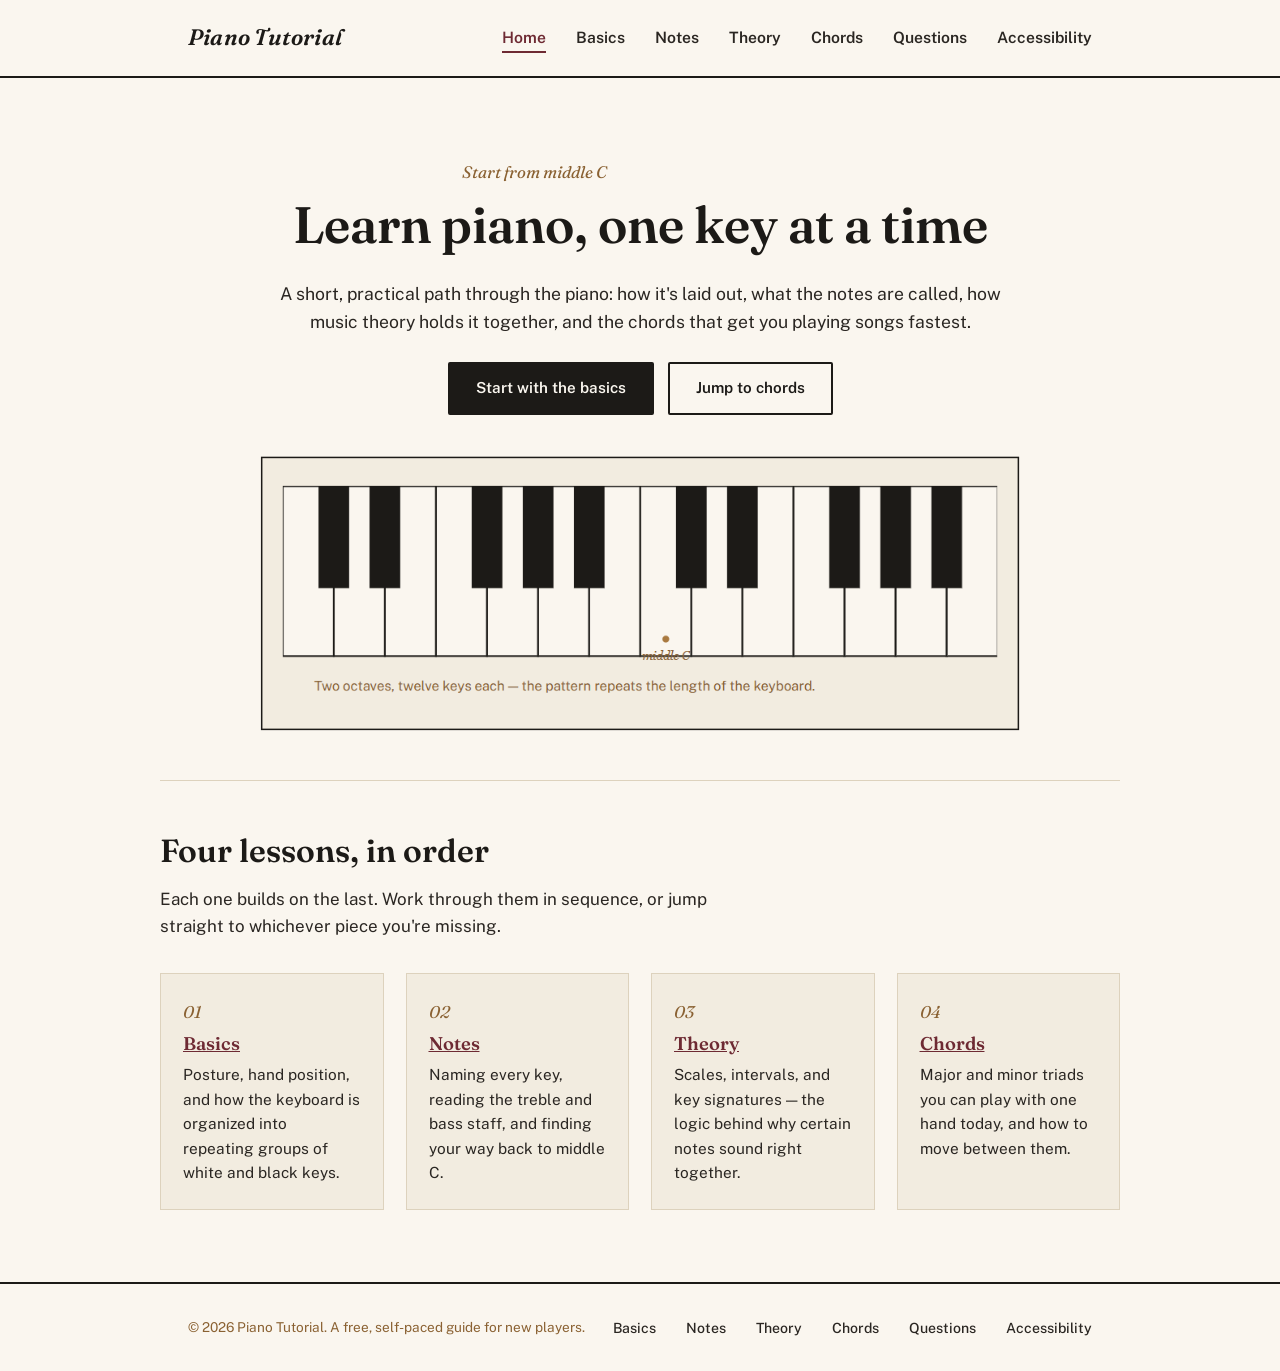
<file: index.html>
<!DOCTYPE html>
<html lang="en">

<head>
  <meta charset="UTF-8">
  <meta name="viewport" content="width=device-width, initial-scale=1.0">
  <title>Learn Piano for Beginners - Piano Tutorial</title>
  <meta name="description" content="Learn piano from the ground up: keyboard basics, note names, theory, and chords.">
  <meta name="robots" content="index, follow">
  <link rel="preconnect" href="https://fonts.googleapis.com">
  <link rel="preconnect" href="https://fonts.gstatic.com" crossorigin>
  <link
    href="https://fonts.googleapis.com/css2?family=Fraunces:ital,wght@0,500;0,600;1,500;1,600&family=Public+Sans:wght@400;500;600;700&display=swap"
    rel="stylesheet">
  <link rel="stylesheet" href="styles.css">
  <link rel="icon" href="images/favicon.png">
</head>

<body>
  <header class="site-header">
    <div class="container">
      <a class="logo" href="index.html">Piano Tutorial</a>
      <button class="nav-toggle" aria-label="Toggle menu" aria-expanded="false">&#9776;</button>
      <nav aria-label="Primary">
        <ul class="nav-links">
          <li><a href="index.html" aria-current="page">Home</a></li>
          <li><a href="basics.html">Basics</a></li>
          <li><a href="notes.html">Notes</a></li>
          <li><a href="theory.html">Theory</a></li>
          <li><a href="chords.html">Chords</a></li>
          <li><a href="questions.html">Questions</a></li>
          <li><a href="accessibility.html">Accessibility</a></li>
        </ul>
      </nav>
    </div>
  </header>

  <main id="main">
    <section class="hero container">
      <p class="eyebrow">Start from middle C</p>
      <h1>Learn piano, one key at a time</h1>
      <p class="lede">A short, practical path through the piano: how it's laid out, what the notes are called, how music
        theory holds it together, and the chords that get you playing songs fastest.</p>
      <div class="hero-actions">
        <a class="btn btn-primary" href="basics.html">Start with the basics</a>
        <a class="btn btn-secondary" href="chords.html">Jump to chords</a>
      </div>

      <div class="keyboard-frame">
        <img src="images/piano.png" alt="piano">
      </div>
      </div>
    </section>

    <section class="section container">
      <div class="section-head">
        <h2>Four lessons, in order</h2>
        <p>Each one builds on the last. Work through them in sequence, or jump straight to whichever piece you're
          missing.</p>
      </div>
      <div class="grid">
        <div class="card">
          <span class="index">01</span>
          <h3><a href="basics.html">Basics</a></h3>
          <p>Posture, hand position, and how the keyboard is organized into repeating groups of white and black keys.
          </p>
        </div>
        <div class="card">
          <span class="index">02</span>
          <h3><a href="notes.html">Notes</a></h3>
          <p>Naming every key, reading the treble and bass staff, and finding your way back to middle C.</p>
        </div>
        <div class="card">
          <span class="index">03</span>
          <h3><a href="theory.html">Theory</a></h3>
          <p>Scales, intervals, and key signatures — the logic behind why certain notes sound right together.</p>
        </div>
        <div class="card">
          <span class="index">04</span>
          <h3><a href="chords.html">Chords</a></h3>
          <p>Major and minor triads you can play with one hand today, and how to move between them.</p>
        </div>
      </div>
    </section>
  </main>

  <footer class="site-footer">
    <div class="container">
      <p>&copy; 2026 Piano Tutorial. A free, self-paced guide for new players.</p>
      <nav aria-label="Footer">
        <ul class="nav-links">
          <li><a href="basics.html">Basics</a></li>
          <li><a href="notes.html">Notes</a></li>
          <li><a href="theory.html">Theory</a></li>
          <li><a href="chords.html">Chords</a></li>
          <li><a href="questions.html">Questions</a></li>
          <li><a href="accessibility.html">Accessibility</a></li>
        </ul>
      </nav>
    </div>
  </footer>

  <script src="script.js"></script>
</body>

</html>
</file>
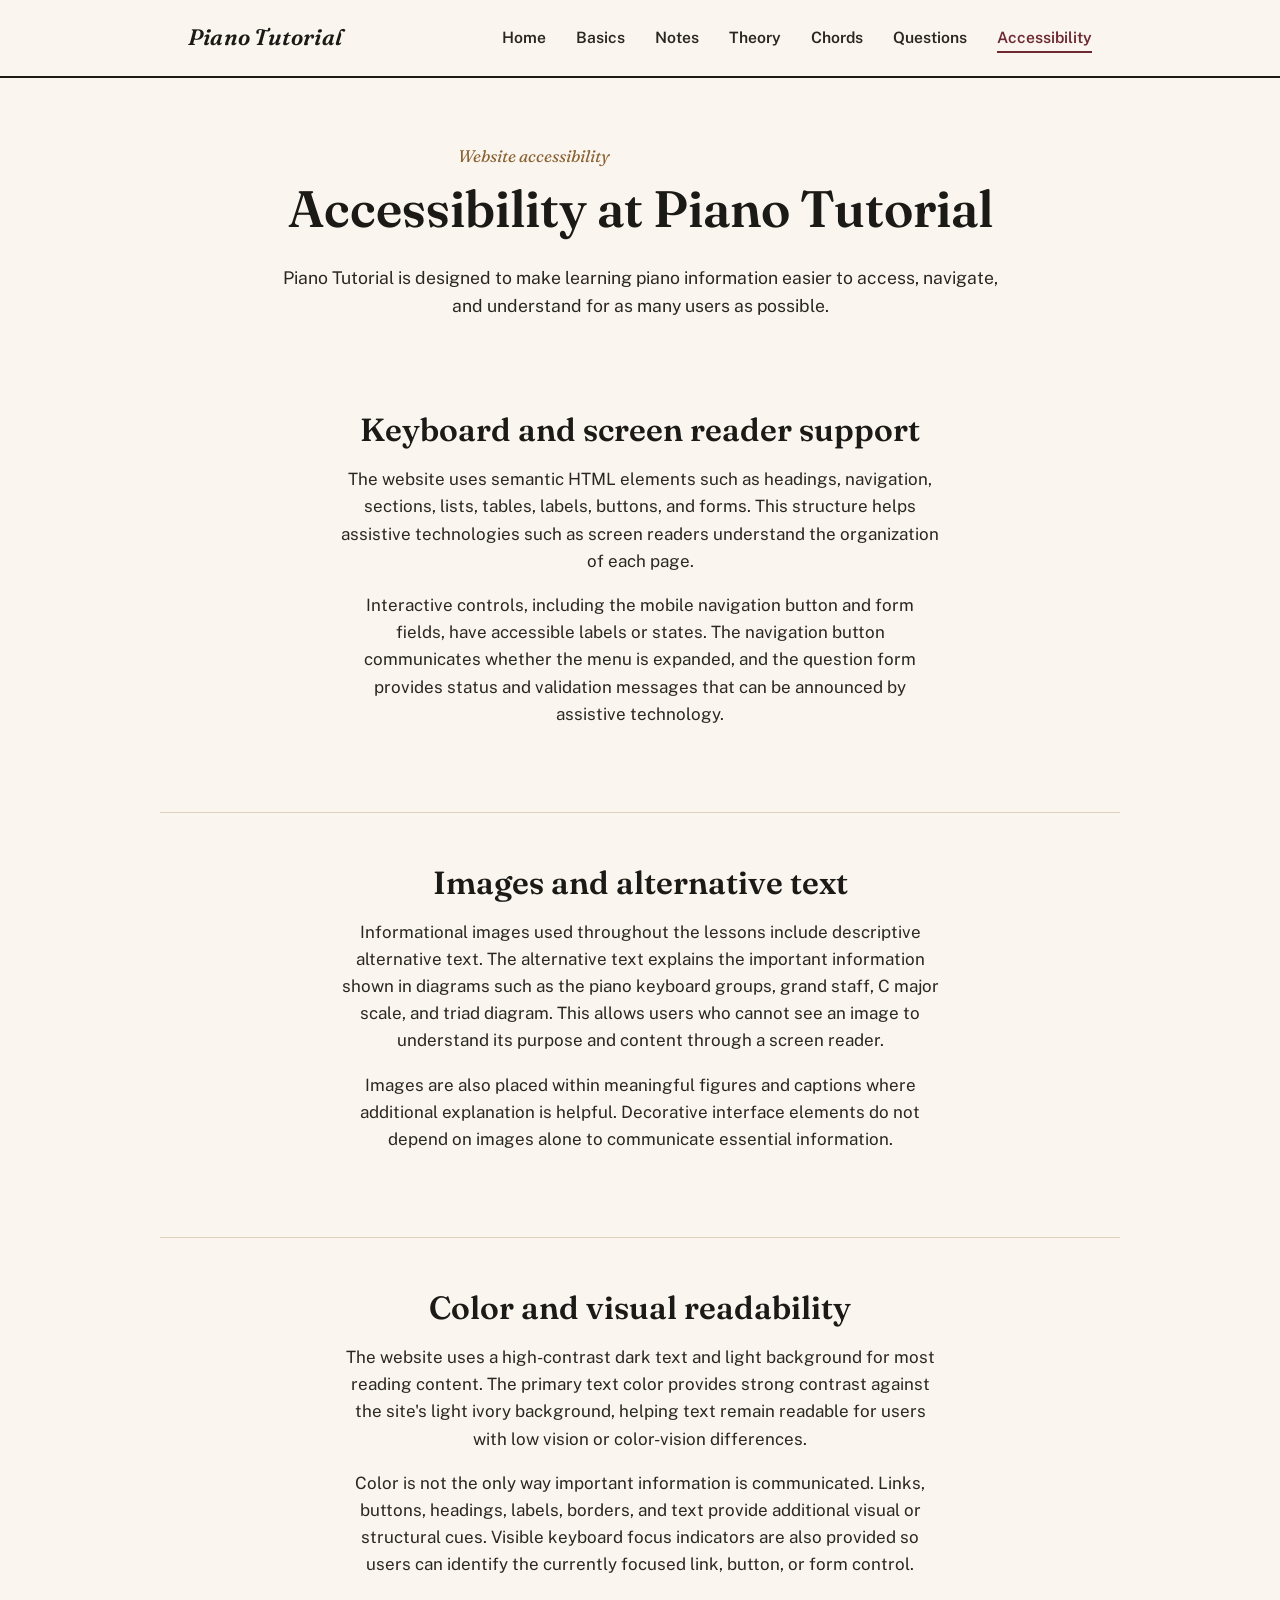
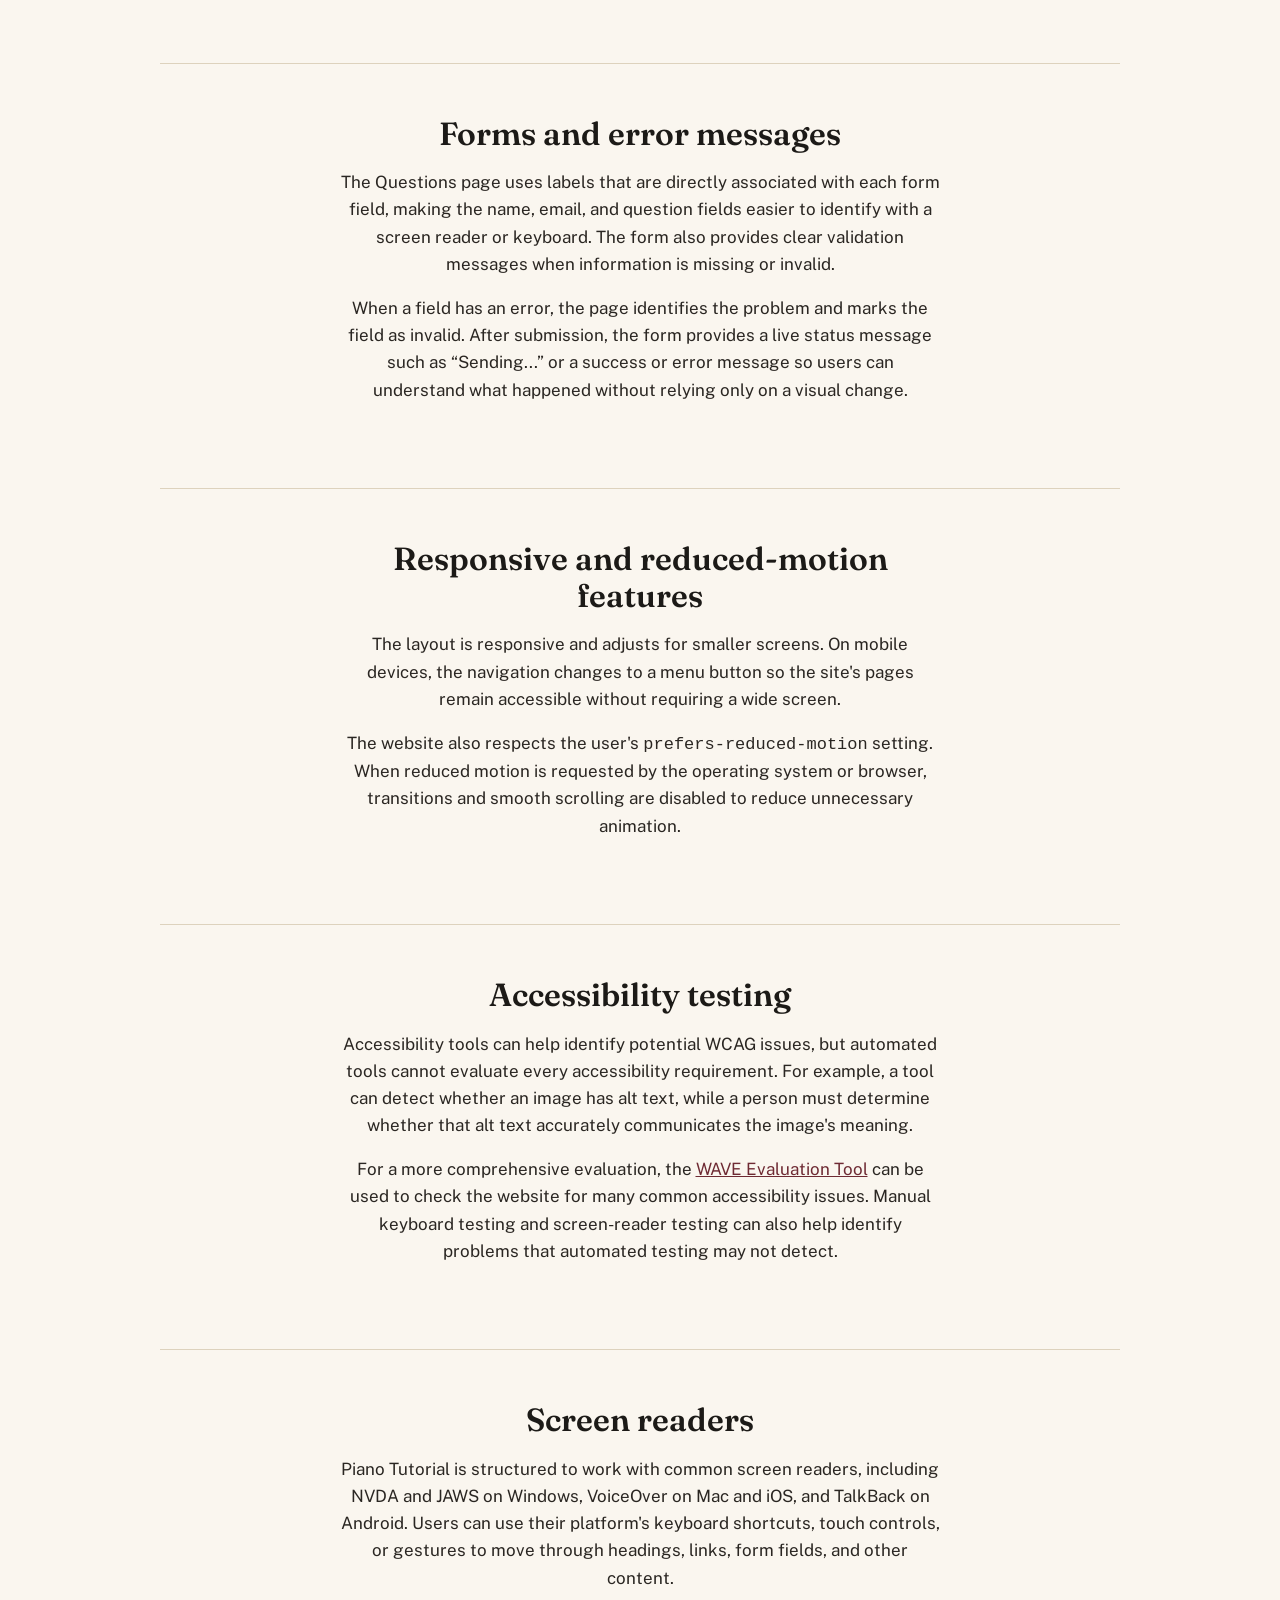
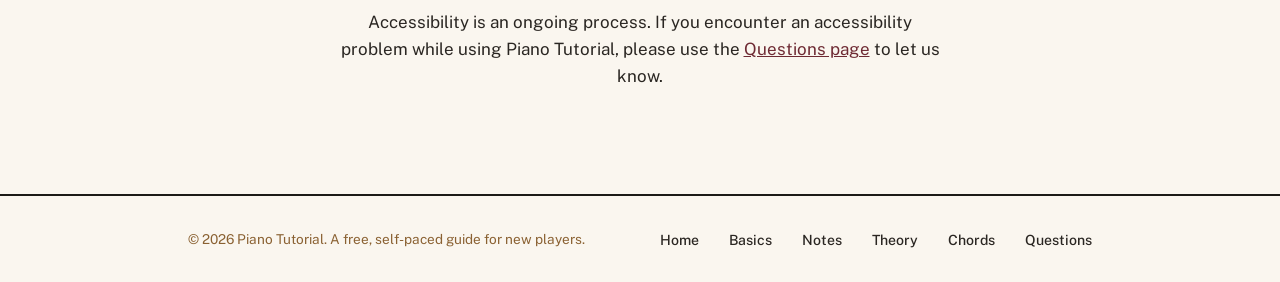
<file: accessibility.html>
<!DOCTYPE html>
<html lang="en">

<head>
  <meta charset="UTF-8">
  <meta name="viewport" content="width=device-width, initial-scale=1.0">
  <title>Accessibility - Piano Tutorial</title>
  <meta name="description" content="Learn about the accessibility features built into the Piano Tutorial website.">
  <meta name="robots" content="index, follow">
  <link rel="preconnect" href="https://fonts.googleapis.com">
  <link rel="preconnect" href="https://fonts.gstatic.com" crossorigin>
  <link
    href="https://fonts.googleapis.com/css2?family=Fraunces:ital,wght@0,500;0,600;1,500;1,600&family=Public+Sans:wght@400;500;600;700&display=swap"
    rel="stylesheet">
  <link rel="stylesheet" href="styles.css">
  <link rel="icon" href="images/favicon.png">
</head>

<body>
  <header class="site-header">
    <div class="container">
      <a class="logo" href="index.html">Piano Tutorial</a>
      <button class="nav-toggle" aria-label="Toggle menu" aria-expanded="false">&#9776;</button>
      <nav aria-label="Primary">
        <ul class="nav-links">
          <li><a href="index.html">Home</a></li>
          <li><a href="basics.html">Basics</a></li>
          <li><a href="notes.html">Notes</a></li>
          <li><a href="theory.html">Theory</a></li>
          <li><a href="chords.html">Chords</a></li>
          <li><a href="questions.html">Questions</a></li>
          <li><a href="accessibility.html" aria-current="page">Accessibility</a></li>
        </ul>
      </nav>
    </div>
  </header>

  <main id="main" class="accessibility-page">
    <section class="hero container" style="padding-top:48px;">
      <p class="eyebrow">Website accessibility</p>
      <h1>Accessibility at Piano Tutorial</h1>
      <p class="lede">Piano Tutorial is designed to make learning piano information easier to access, navigate, and
        understand for as many users as possible.</p>
    </section>

    <section class="section container" style="border-top:none;">
      <div class="section-head">
        <h2>Keyboard and screen reader support</h2>
        <p>The website uses semantic HTML elements such as headings, navigation, sections, lists, tables, labels,
          buttons, and forms. This structure helps assistive technologies such as screen readers understand the
          organization of each page.</p>
        <p>Interactive controls, including the mobile navigation button and form fields, have accessible labels or
          states. The navigation button communicates whether the menu is expanded, and the question form provides status
          and validation messages that can be announced by assistive technology.</p>
      </div>
    </section>

    <section class="section container">
      <div class="section-head">
        <h2>Images and alternative text</h2>
        <p>Informational images used throughout the lessons include descriptive alternative text. The alternative text
          explains the important information shown in diagrams such as the piano keyboard groups, grand staff, C major
          scale, and triad diagram. This allows users who cannot see an image to understand its purpose and content
          through a screen reader.</p>
        <p>Images are also placed within meaningful figures and captions where additional explanation is helpful.
          Decorative interface elements do not depend on images alone to communicate essential information.</p>
      </div>
    </section>

    <section class="section container">
      <div class="section-head">
        <h2>Color and visual readability</h2>
        <p>The website uses a high-contrast dark text and light background for most reading content. The primary text
          color provides strong contrast against the site's light ivory background, helping text remain readable for
          users with low vision or color-vision differences.</p>
        <p>Color is not the only way important information is communicated. Links, buttons, headings, labels, borders,
          and text provide additional visual or structural cues. Visible keyboard focus indicators are also provided so
          users can identify the currently focused link, button, or form control.</p>
      </div>
    </section>

    <section class="section container">
      <div class="section-head">
        <h2>Forms and error messages</h2>
        <p>The Questions page uses labels that are directly associated with each form field, making the name, email, and
          question fields easier to identify with a screen reader or keyboard. The form also provides clear validation
          messages when information is missing or invalid.</p>
        <p>When a field has an error, the page identifies the problem and marks the field as invalid. After submission,
          the form provides a live status message such as “Sending...” or a success or error message so users can
          understand what happened without relying only on a visual change.</p>
      </div>
    </section>

    <section class="section container">
      <div class="section-head">
        <h2>Responsive and reduced-motion features</h2>
        <p>The layout is responsive and adjusts for smaller screens. On mobile devices, the navigation changes to a menu
          button so the site's pages remain accessible without requiring a wide screen.</p>
        <p>The website also respects the user's <code>prefers-reduced-motion</code> setting. When reduced motion is
          requested by the operating system or browser, transitions and smooth scrolling are disabled to reduce
          unnecessary animation.</p>
      </div>
    </section>

    <section class="section container">
      <div class="section-head">
        <h2>Accessibility testing</h2>
        <p>Accessibility tools can help identify potential WCAG issues, but automated tools cannot evaluate every
          accessibility requirement. For example, a tool can detect whether an image has alt text, while a person must
          determine whether that alt text accurately communicates the image's meaning.</p>
        <p>For a more comprehensive evaluation, the <a href="https://wave.webaim.org/" target="_blank"
            rel="noopener noreferrer">WAVE Evaluation Tool</a> can be used to check the website for many common
          accessibility issues. Manual keyboard testing and screen-reader testing can also help identify problems that
          automated testing may not detect.</p>
      </div>
    </section>

    <section class="section container">
      <div class="section-head">
        <h2>Screen readers</h2>
        <p>Piano Tutorial is structured to work with common screen readers, including NVDA and JAWS on Windows,
          VoiceOver on Mac and iOS, and TalkBack on Android. Users can use their platform's keyboard shortcuts, touch
          controls, or gestures to move through headings, links, form fields, and other content.</p>
        <p>Accessibility is an ongoing process. If you encounter an accessibility problem while using Piano Tutorial,
          please use the <a href="questions.html">Questions page</a> to let us know.</p>
      </div>
    </section>
  </main>

  <footer class="site-footer">
    <div class="container">
      <p>&copy; 2026 Piano Tutorial. A free, self-paced guide for new players.</p>
      <nav aria-label="Footer">
        <ul class="nav-links">
          <li><a href="index.html">Home</a></li>
          <li><a href="basics.html">Basics</a></li>
          <li><a href="notes.html">Notes</a></li>
          <li><a href="theory.html">Theory</a></li>
          <li><a href="chords.html">Chords</a></li>
          <li><a href="questions.html">Questions</a></li>
        </ul>
      </nav>
    </div>
  </footer>

  <script src="script.js"></script>
</body>

</html>
</file>
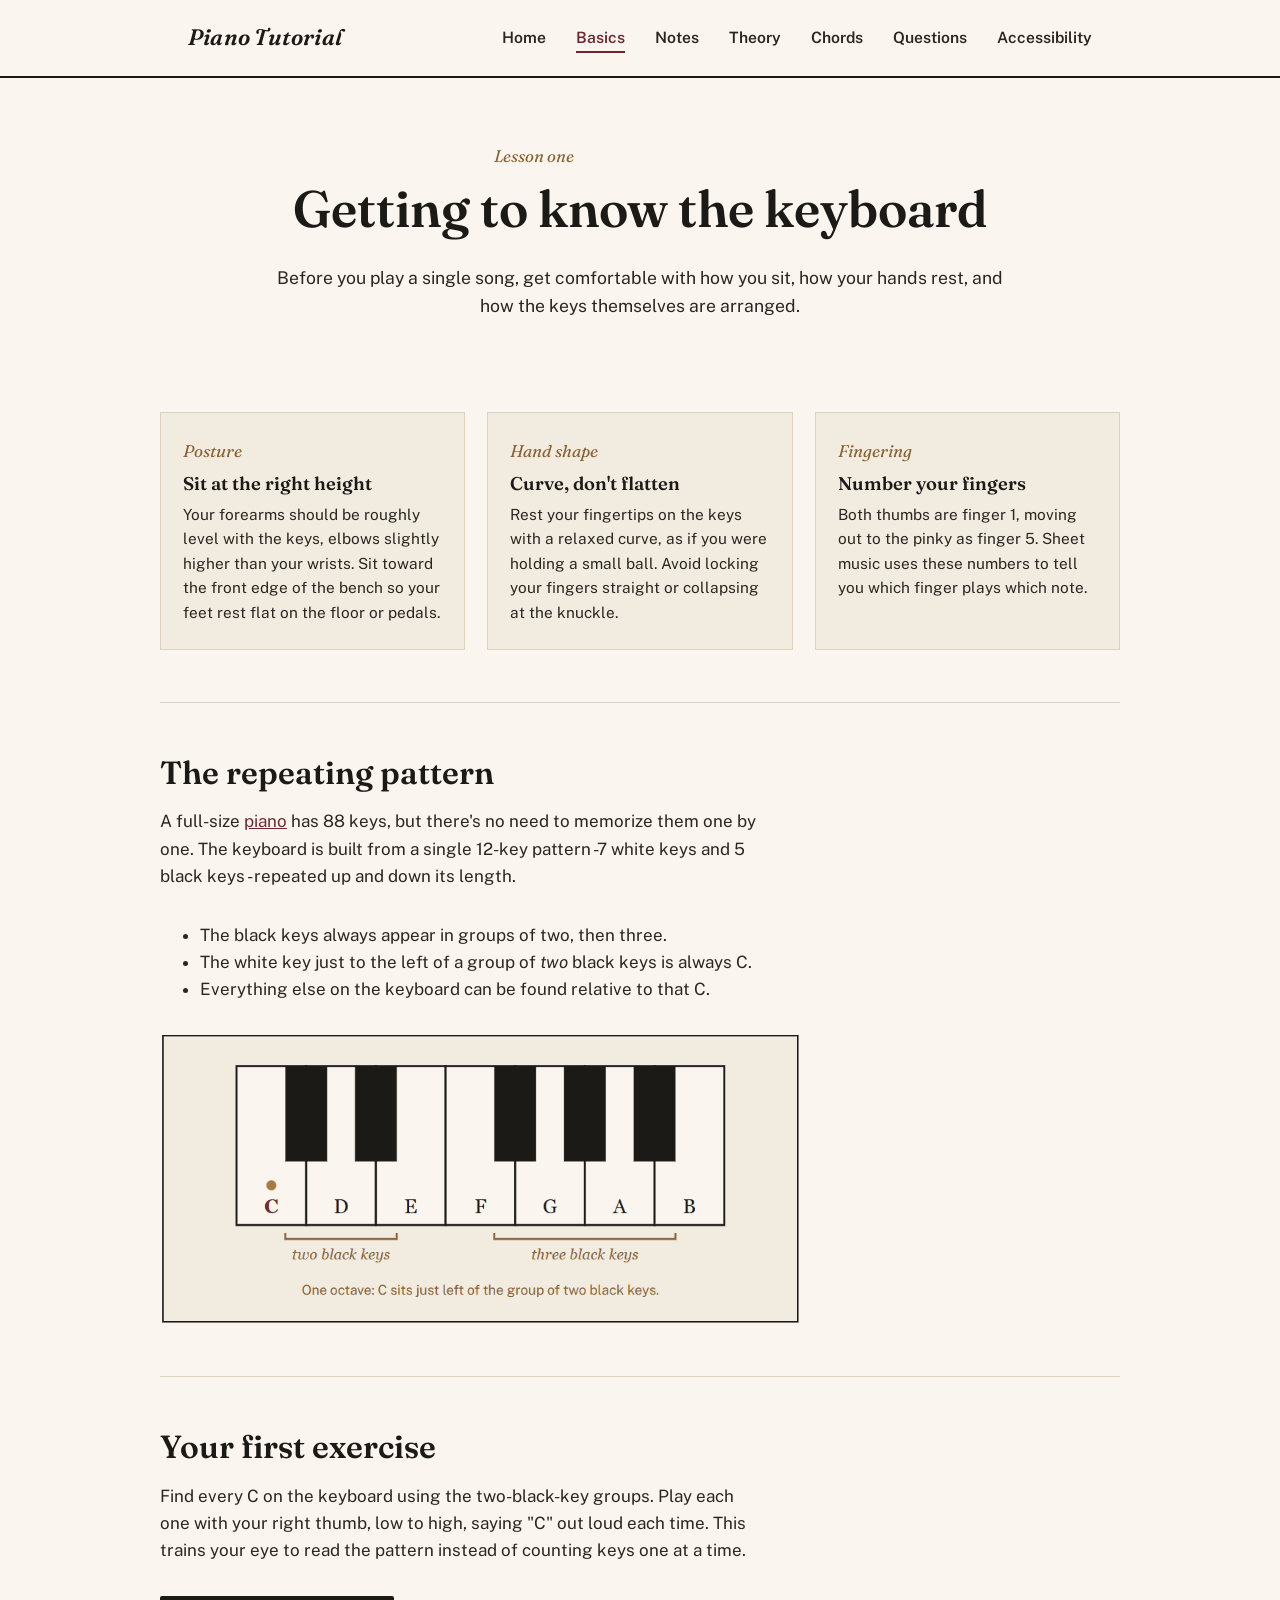
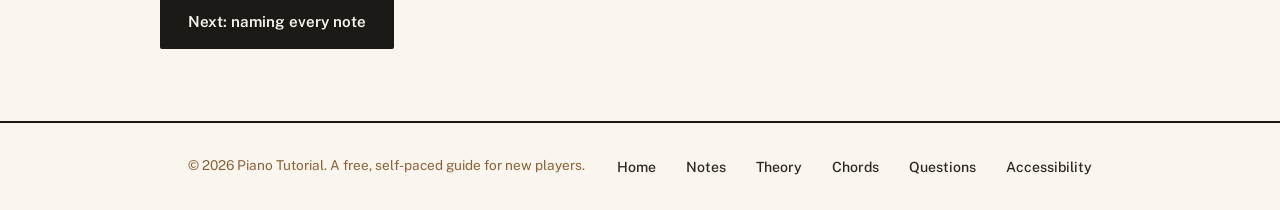
<file: basics.html>
<!DOCTYPE html>
<html lang="en">

<head>
  <meta charset="UTF-8">
  <meta name="viewport" content="width=device-width, initial-scale=1.0">
  <title>Basics - Piano Tutorial</title>
  <meta name="description" content="Piano basics: posture, hand position, and the repeating key pattern.">
  <meta name="robots" content="index, follow">
  <link rel="preconnect" href="https://fonts.googleapis.com">
  <link rel="preconnect" href="https://fonts.gstatic.com" crossorigin>
  <link
    href="https://fonts.googleapis.com/css2?family=Fraunces:ital,wght@0,500;0,600;1,500;1,600&family=Public+Sans:wght@400;500;600;700&display=swap"
    rel="stylesheet">
  <link rel="stylesheet" href="styles.css">
  <link rel="icon" href="images/favicon.png">
</head>

<body>
  <header class="site-header">
    <div class="container">
      <a class="logo" href="index.html">Piano Tutorial</a>
      <button class="nav-toggle" aria-label="Toggle menu" aria-expanded="false">&#9776;</button>
      <nav aria-label="Primary">
        <ul class="nav-links">
          <li><a href="index.html">Home</a></li>
          <li><a href="basics.html" aria-current="page">Basics</a></li>
          <li><a href="notes.html">Notes</a></li>
          <li><a href="theory.html">Theory</a></li>
          <li><a href="chords.html">Chords</a></li>
          <li><a href="questions.html">Questions</a></li>
          <li><a href="accessibility.html">Accessibility</a></li>
        </ul>
      </nav>
    </div>
  </header>

  <main id="main">
    <section class="hero container" style="padding-top:48px;">
      <p class="eyebrow">Lesson one</p>
      <h1>Getting to know the keyboard</h1>
      <p class="lede">Before you play a single song, get comfortable with how you sit, how your hands rest, and how the
        keys themselves are arranged.</p>
    </section>

    <section class="section container" style="border-top:none;">
      <div class="grid">
        <div class="card">
          <span class="index">Posture</span>
          <h2>Sit at the right height</h2>
          <p>Your forearms should be roughly level with the keys, elbows slightly higher than your wrists. Sit toward
            the front edge of the bench so your feet rest flat on the floor or pedals.</p>
        </div>
        <div class="card">
          <span class="index">Hand shape</span>
          <h2>Curve, don't flatten</h2>
          <p>Rest your fingertips on the keys with a relaxed curve, as if you were holding a small ball. Avoid locking
            your fingers straight or collapsing at the knuckle.</p>
        </div>
        <div class="card">
          <span class="index">Fingering</span>
          <h2>Number your fingers</h2>
          <p>Both thumbs are finger 1, moving out to the pinky as finger 5. Sheet music uses these numbers to tell you
            which finger plays which note.</p>
        </div>
      </div>
    </section>

    <section class="section container">
      <div class="section-head">
        <h2>The repeating pattern</h2>
        <p>A full-size <a href="https://en.wikipedia.org/wiki/Piano" target="_blank" rel="noopener noreferrer">piano</a>
          has 88 keys, but there's no need to memorize them one by one. The keyboard is built from a single 12-key
          pattern -7 white keys and 5 black keys - repeated up and down its length.</p>
      </div>
      <ul>
        <li>The black keys always appear in groups of two, then three.</li>
        <li>The white key just to the left of a group of <em>two</em> black keys is always C.</li>
        <li>Everything else on the keyboard can be found relative to that C.</li>
      </ul>
      <figure class="figure">
        <img src="images/keyboard-groups.png"
          alt="One octave of piano keys showing the two-black-key group, the three-black-key group, and the white key C to the left of the two-key group">
      </figure>
    </section>

    <section class="section container">
      <div class="section-head">
        <h2>Your first exercise</h2>
        <p>Find every C on the keyboard using the two-black-key groups. Play each one with your right thumb, low to
          high, saying "C" out loud each time. This trains your eye to read the pattern instead of counting keys one at
          a time.</p>
      </div>
      <a class="btn btn-primary" href="notes.html">Next: naming every note</a>
    </section>

  </main>
  <footer class="site-footer">
    <div class="container">
      <p>&copy; 2026 Piano Tutorial. A free, self-paced guide for new players.</p>
      <nav aria-label="Footer">
        <ul class="nav-links">
          <li><a href="index.html">Home</a></li>
          <li><a href="notes.html">Notes</a></li>
          <li><a href="theory.html">Theory</a></li>
          <li><a href="chords.html">Chords</a></li>
          <li><a href="questions.html">Questions</a></li>
          <li><a href="accessibility.html">Accessibility</a></li>
        </ul>
      </nav>
    </div>
  </footer>

  <script src="script.js"></script>
</body>

</html>
</file>
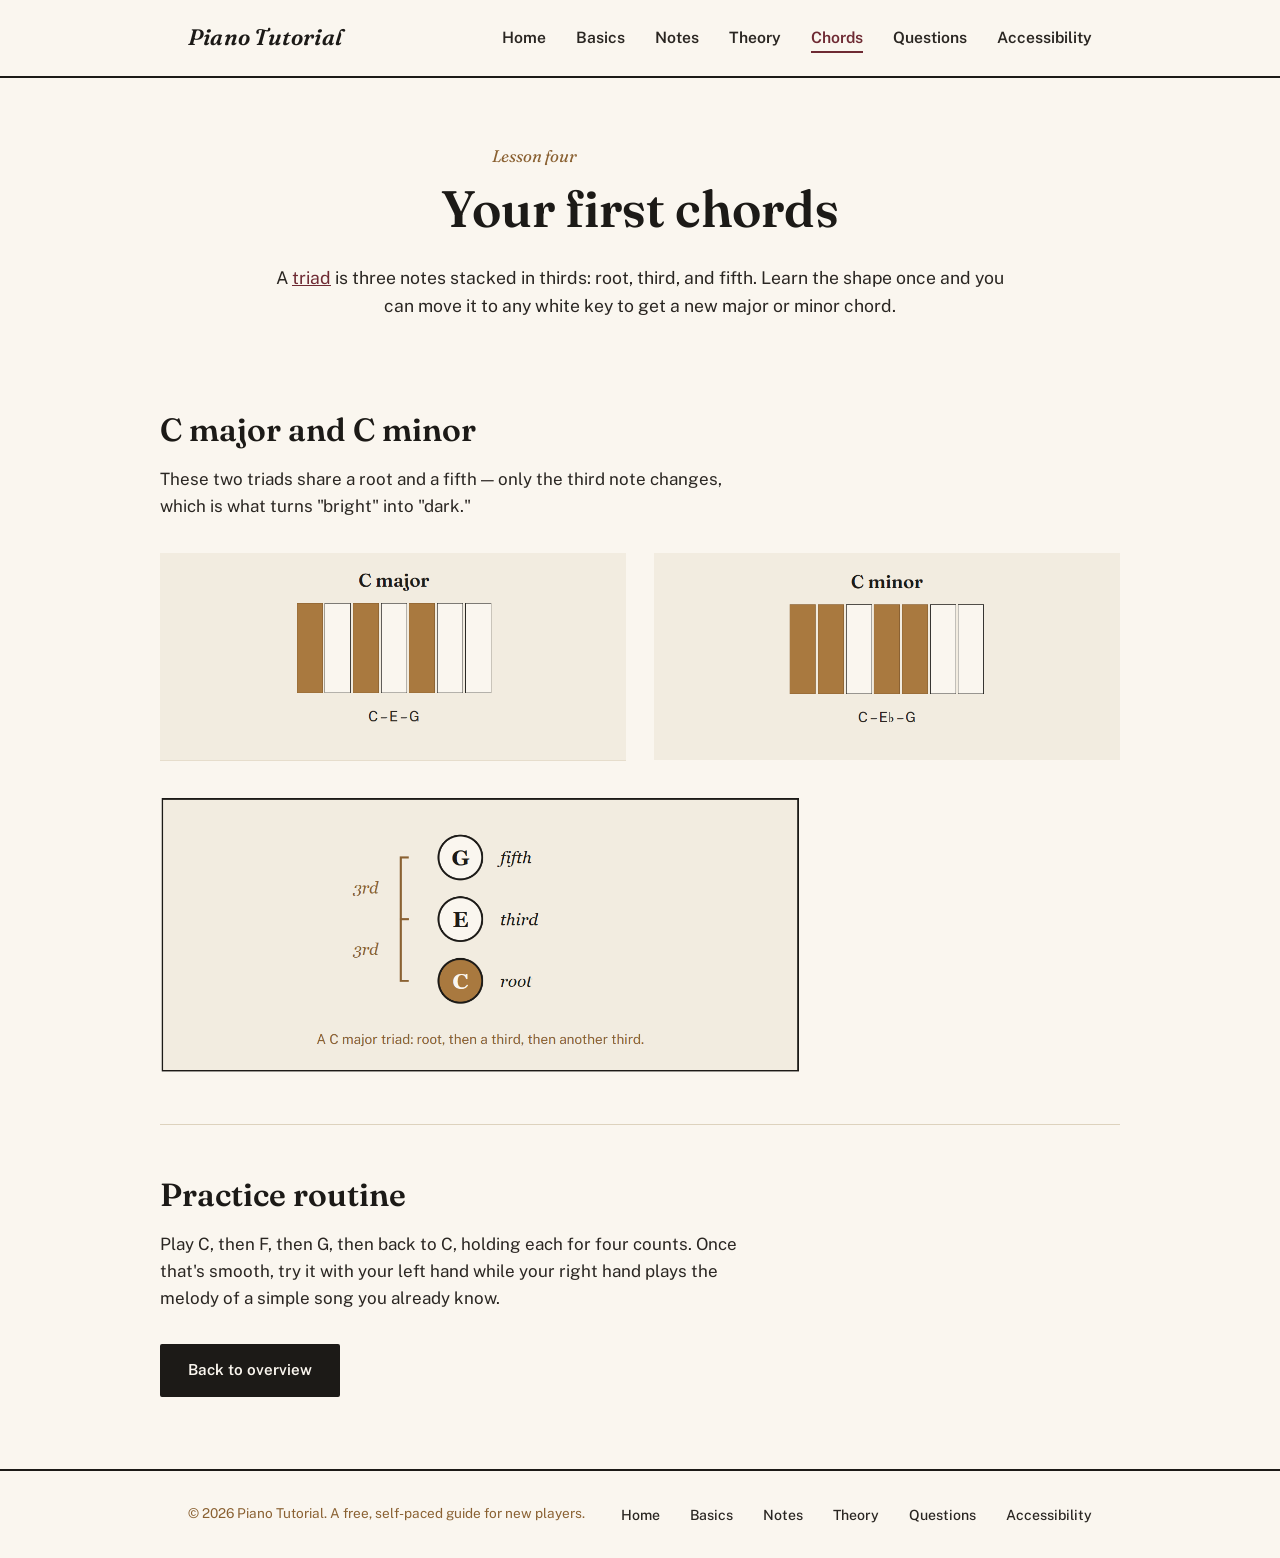
<file: chords.html>
<!DOCTYPE html>
<html lang="en">

<head>
  <meta charset="UTF-8">
  <meta name="viewport" content="width=device-width, initial-scale=1.0">
  <title>Chords - Piano Tutorial</title>
  <meta name="description" content="Learn piano from the ground up: keyboard basics, note names, theory, and chords.">
  <meta name="robots" content="index, follow">
  <link rel="preconnect" href="https://fonts.googleapis.com">
  <link rel="preconnect" href="https://fonts.gstatic.com" crossorigin>
  <link
    href="https://fonts.googleapis.com/css2?family=Fraunces:ital,wght@0,500;0,600;1,500;1,600&family=Public+Sans:wght@400;500;600;700&display=swap"
    rel="stylesheet">
  <link rel="stylesheet" href="styles.css">
  <link rel="icon" href="images/favicon.png">
</head>

<body>
  <header class="site-header">
    <div class="container">
      <a class="logo" href="index.html">Piano Tutorial</a>
      <button class="nav-toggle" aria-label="Toggle menu" aria-expanded="false">&#9776;</button>
      <nav aria-label="Primary">
        <ul class="nav-links">
          <li><a href="index.html">Home</a></li>
          <li><a href="basics.html">Basics</a></li>
          <li><a href="notes.html">Notes</a></li>
          <li><a href="theory.html">Theory</a></li>
          <li><a href="chords.html" aria-current="page">Chords</a></li>
          <li><a href="questions.html">Questions</a></li>
          <li><a href="accessibility.html">Accessibility</a></li>
        </ul>
      </nav>
    </div>
  </header>

  <main id="main">
    <section class="hero container" style="padding-top:48px;">
      <p class="eyebrow">Lesson four</p>
      <h1>Your first chords</h1>
      <p class="lede">A <a href="https://en.wikipedia.org/wiki/Triad_(music)" target="_blank"
          rel="noopener noreferrer">triad</a> is three notes stacked in thirds: root, third, and fifth. Learn the shape
        once and you can move it to any white key to get a new major or minor chord.</p>
    </section>

    <section class="section container" style="border-top:none;">
      <div class="section-head">
        <h2>C major and C minor</h2>
        <p>These two triads share a root and a fifth — only the third note changes, which is what turns "bright" into
          "dark."</p>
      </div>

      <div class="chord-grid">
        <div class="chord-card">
          <img src="images/c major.png" alt="C major C-E-G">
        </div>

        <div class="chord-card">
          <img src="images/c minor.png" alt="C minor C-E♭-G">
        </div>
      </div>

      <figure class="figure">
        <img src="images/c major triad root, third amd fifth.png"
          alt="Three stacked circles labeled C, E and G showing a triad built from a root, a third and a fifth">
      </figure>
    </section>

    <section class="section container">
      <div class="section-head">
        <h2>Practice routine</h2>
        <p>Play C, then F, then G, then back to C, holding each for four counts. Once that's smooth, try it with your
          left hand while your right hand plays the melody of a simple song you already know.</p>
      </div>
      <a class="btn btn-primary" href="index.html">Back to overview</a>
    </section>
  </main>

  <footer class="site-footer">
    <div class="container">
      <p>&copy; 2026 Piano Tutorial. A free, self-paced guide for new players.</p>
      <nav aria-label="Footer">
        <ul class="nav-links">
          <li><a href="index.html">Home</a></li>
          <li><a href="basics.html">Basics</a></li>
          <li><a href="notes.html">Notes</a></li>
          <li><a href="theory.html">Theory</a></li>
          <li><a href="questions.html">Questions</a></li>
          <li><a href="accessibility.html">Accessibility</a></li>
        </ul>
      </nav>
    </div>
  </footer>

  <script src="script.js"></script>
</body>

</html>
</file>
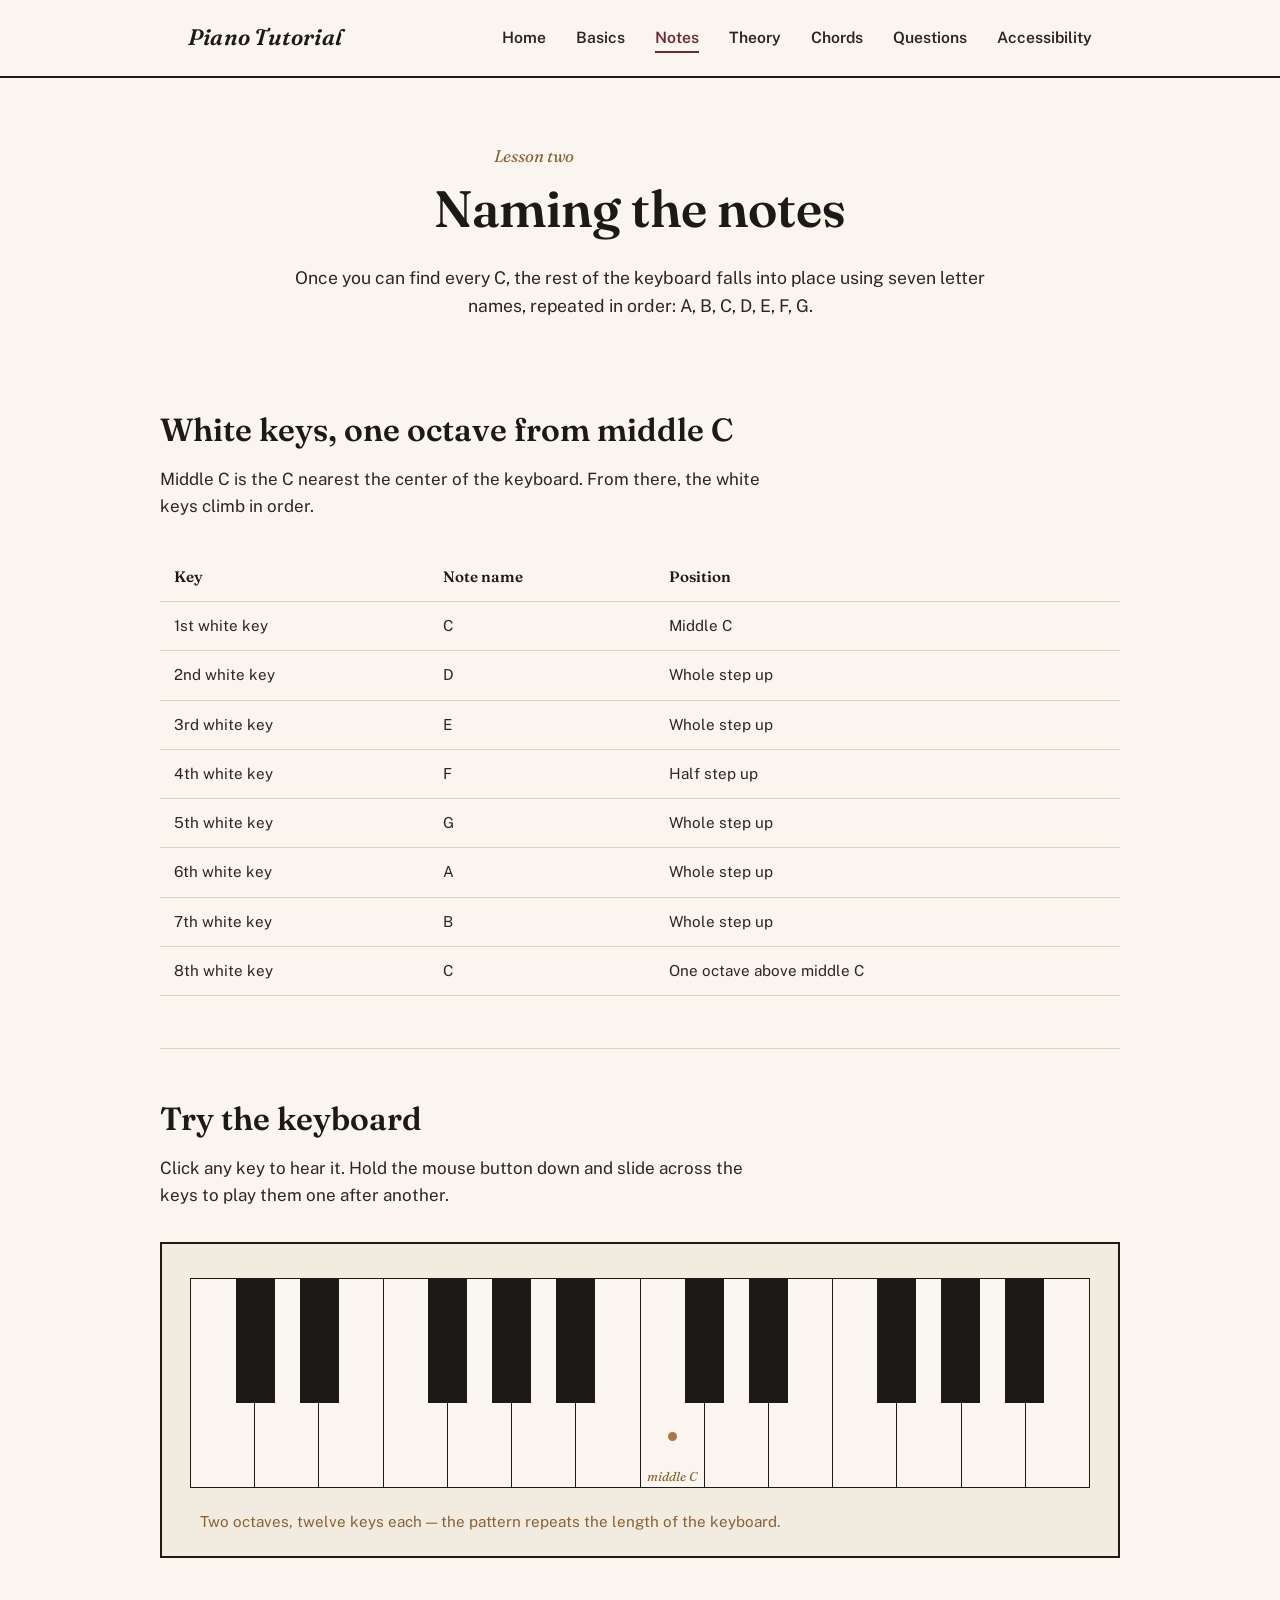
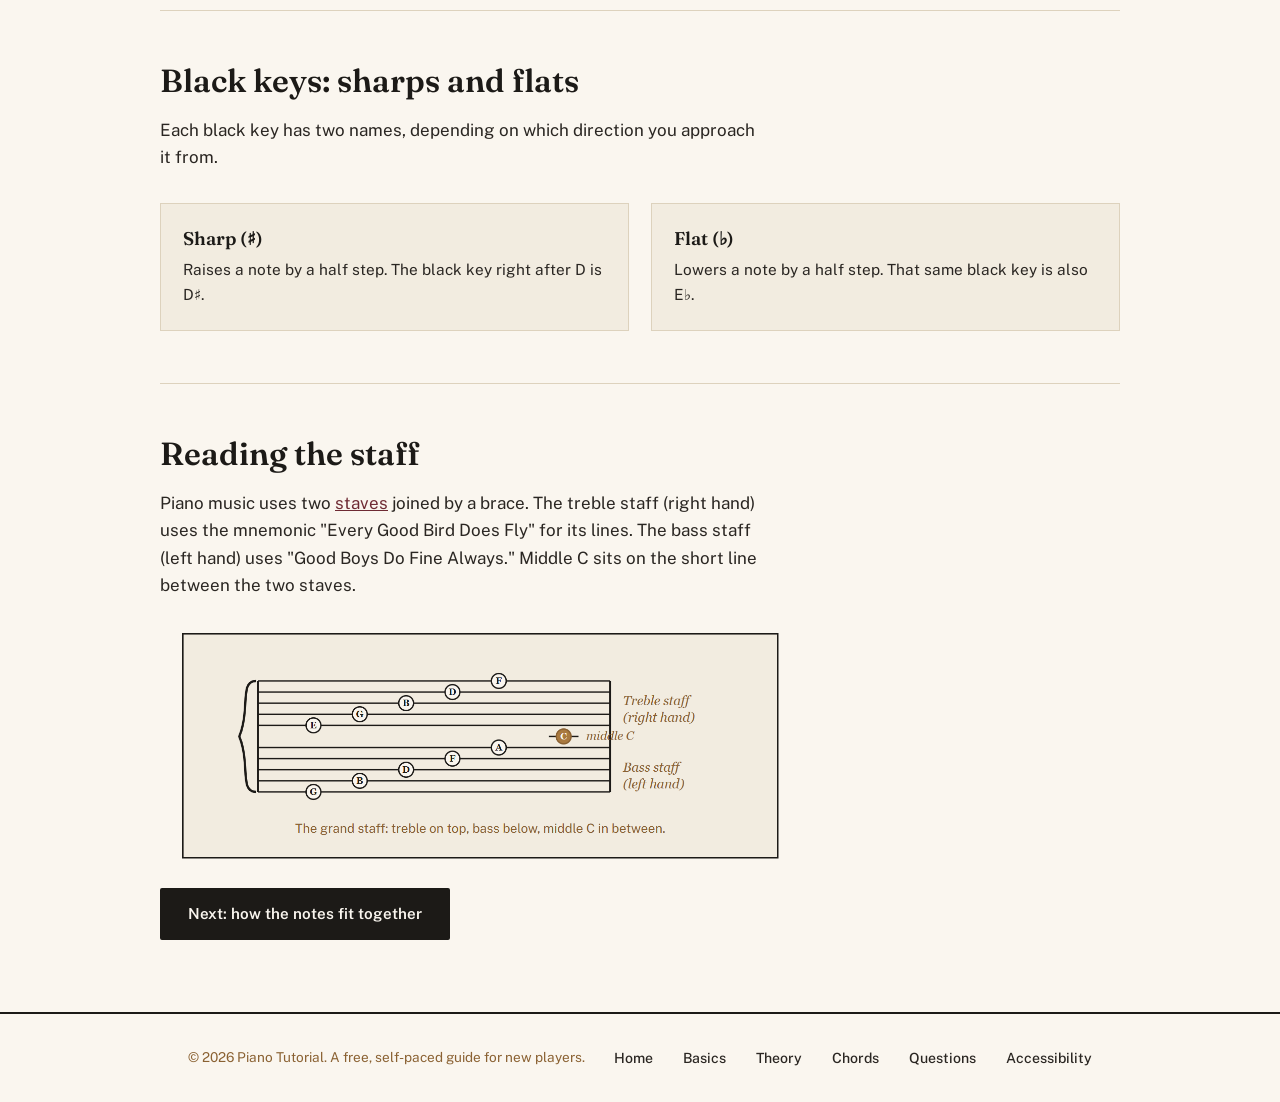
<file: notes.html>
<!DOCTYPE html>
<html lang="en">

<head>
  <meta charset="UTF-8">
  <meta name="viewport" content="width=device-width, initial-scale=1.0">
  <title>Notes - Piano Tutorial</title>
  <meta name="description"
    content="How to name every white and black key on the piano, and read the treble and bass staff.">
  <meta name="robots" content="index, follow">
  <link rel="preconnect" href="https://fonts.googleapis.com">
  <link rel="preconnect" href="https://fonts.gstatic.com" crossorigin>
  <link
    href="https://fonts.googleapis.com/css2?family=Fraunces:ital,wght@0,500;0,600;1,500;1,600&family=Public+Sans:wght@400;500;600;700&display=swap"
    rel="stylesheet">
  <link rel="stylesheet" href="styles.css">
  <link rel="icon" href="images/favicon.png">
</head>

<body>
  <header class="site-header">
    <div class="container">
      <a class="logo" href="index.html">Piano Tutorial</a>
      <button class="nav-toggle" aria-label="Toggle menu" aria-expanded="false">&#9776;</button>
      <nav aria-label="Primary">
        <ul class="nav-links">
          <li><a href="index.html">Home</a></li>
          <li><a href="basics.html">Basics</a></li>
          <li><a href="notes.html" aria-current="page">Notes</a></li>
          <li><a href="theory.html">Theory</a></li>
          <li><a href="chords.html">Chords</a></li>
          <li><a href="questions.html">Questions</a></li>
          <li><a href="accessibility.html">Accessibility</a></li>
        </ul>
      </nav>
    </div>
  </header>

  <main id="main">
    <section class="hero container" style="padding-top:48px;">
      <p class="eyebrow">Lesson two</p>
      <h1>Naming the notes</h1>
      <p class="lede">Once you can find every C, the rest of the keyboard falls into place using seven letter names,
        repeated in order: A, B, C, D, E, F, G.</p>
    </section>

    <section class="section container" style="border-top:none;">
      <div class="section-head">
        <h2>White keys, one octave from middle C</h2>
        <p>Middle C is the C nearest the center of the keyboard. From there, the white keys climb in order.</p>
      </div>
      <!-- 
        EmmetAbbreviations_(used below)
        (table>thead>tr>th*3) 
      -->
      <table class="ref-table">

        <thead>
          <tr>
            <th>Key</th>
            <th>Note name</th>
            <th>Position</th>
          </tr>
        </thead>
        <tbody>
          <tr>
            <td>1st white key</td>
            <td>C</td>
            <td>Middle C</td>
          </tr>
          <tr>
            <td>2nd white key</td>
            <td>D</td>
            <td>Whole step up</td>
          </tr>
          <tr>
            <td>3rd white key</td>
            <td>E</td>
            <td>Whole step up</td>
          </tr>
          <tr>
            <td>4th white key</td>
            <td>F</td>
            <td>Half step up</td>
          </tr>
          <tr>
            <td>5th white key</td>
            <td>G</td>
            <td>Whole step up</td>
          </tr>
          <tr>
            <td>6th white key</td>
            <td>A</td>
            <td>Whole step up</td>
          </tr>
          <tr>
            <td>7th white key</td>
            <td>B</td>
            <td>Whole step up</td>
          </tr>
          <tr>
            <td>8th white key</td>
            <td>C</td>
            <td>One octave above middle C</td>
          </tr>
        </tbody>
      </table>
    </section>
    <!-- ------------------------------------------------------------------------------------------------------------------- -->

    <!-- sources for interaciton below:
        https://developer.mozilla.org/en-US/docs/Web/API/Pointer_events
        https://developer.mozilla.org/en-US/docs/Web/API/Web_Audio_API
     -->
    <section class="section container">
      <div class="section-head">
        <h2>Try the keyboard</h2>
        <p>Click any key to hear it. Hold the mouse button down and slide across the keys to play them one after
          another.</p>
      </div>
      <div class="pk-panel">
        <div class="pk-board" role="group" aria-label="Interactive piano keyboard, two octaves">
          <div class="pk-whites">
            <button type="button" class="pk-key pk-white" data-midi="48" aria-label="C3" title="C3"></button>
            <button type="button" class="pk-key pk-white" data-midi="50" aria-label="D3" title="D3"></button>
            <button type="button" class="pk-key pk-white" data-midi="52" aria-label="E3" title="E3"></button>
            <button type="button" class="pk-key pk-white" data-midi="53" aria-label="F3" title="F3"></button>
            <button type="button" class="pk-key pk-white" data-midi="55" aria-label="G3" title="G3"></button>
            <button type="button" class="pk-key pk-white" data-midi="57" aria-label="A3" title="A3"></button>
            <button type="button" class="pk-key pk-white" data-midi="59" aria-label="B3" title="B3"></button>
            <button type="button" class="pk-key pk-white" data-midi="60" aria-label="C4 (middle C)" title="C4"><span
                class="pk-mc-dot" aria-hidden="true"></span><span class="pk-mc-label" aria-hidden="true">middle
                C</span></button>
            <button type="button" class="pk-key pk-white" data-midi="62" aria-label="D4" title="D4"></button>
            <button type="button" class="pk-key pk-white" data-midi="64" aria-label="E4" title="E4"></button>
            <button type="button" class="pk-key pk-white" data-midi="65" aria-label="F4" title="F4"></button>
            <button type="button" class="pk-key pk-white" data-midi="67" aria-label="G4" title="G4"></button>
            <button type="button" class="pk-key pk-white" data-midi="69" aria-label="A4" title="A4"></button>
            <button type="button" class="pk-key pk-white" data-midi="71" aria-label="B4" title="B4"></button>
          </div>
          <button type="button" class="pk-key pk-black" data-midi="49" style="left:calc(7.1429% - 2.16%);"
            aria-label="C sharp 3, also D flat 3" title="C♯3 / D♭3"></button>
          <button type="button" class="pk-key pk-black" data-midi="51" style="left:calc(14.2857% - 2.16%);"
            aria-label="D sharp 3, also E flat 3" title="D♯3 / E♭3"></button>
          <button type="button" class="pk-key pk-black" data-midi="54" style="left:calc(28.5714% - 2.16%);"
            aria-label="F sharp 3, also G flat 3" title="F♯3 / G♭3"></button>
          <button type="button" class="pk-key pk-black" data-midi="56" style="left:calc(35.7143% - 2.16%);"
            aria-label="G sharp 3, also A flat 3" title="G♯3 / A♭3"></button>
          <button type="button" class="pk-key pk-black" data-midi="58" style="left:calc(42.8571% - 2.16%);"
            aria-label="A sharp 3, also B flat 3" title="A♯3 / B♭3"></button>
          <button type="button" class="pk-key pk-black" data-midi="61" style="left:calc(57.1429% - 2.16%);"
            aria-label="C sharp 4, also D flat 4" title="C♯4 / D♭4"></button>
          <button type="button" class="pk-key pk-black" data-midi="63" style="left:calc(64.2857% - 2.16%);"
            aria-label="D sharp 4, also E flat 4" title="D♯4 / E♭4"></button>
          <button type="button" class="pk-key pk-black" data-midi="66" style="left:calc(78.5714% - 2.16%);"
            aria-label="F sharp 4, also G flat 4" title="F♯4 / G♭4"></button>
          <button type="button" class="pk-key pk-black" data-midi="68" style="left:calc(85.7143% - 2.16%);"
            aria-label="G sharp 4, also A flat 4" title="G♯4 / A♭4"></button>
          <button type="button" class="pk-key pk-black" data-midi="70" style="left:calc(92.8571% - 2.16%);"
            aria-label="A sharp 4, also B flat 4" title="A♯4 / B♭4"></button>
        </div>
        <p class="pk-caption">Two octaves, twelve keys each — the pattern repeats the length of the keyboard.</p>
      </div>
    </section>
    <!-- ------------------------------------------------------------------------------------------------------------------- -->
    <section class="section container">
      <div class="section-head">
        <h2>Black keys: sharps and flats</h2>
        <p>Each black key has two names, depending on which direction you approach it from.</p>
      </div>
      <div class="grid">
        <div class="card">
          <h3>Sharp (♯)</h3>
          <p>Raises a note by a half step. The black key right after D is D♯.</p>
        </div>
        <div class="card">
          <h3>Flat (♭)</h3>
          <p>Lowers a note by a half step. That same black key is also E♭.</p>
        </div>
      </div>
    </section>

    <section class="section container">
      <div class="section-head">
        <h2>Reading the staff</h2>
        <p>Piano music uses two <a href="https://en.wikipedia.org/wiki/Staff_(music)" target="_blank"
            rel="noopener noreferrer">staves</a> joined by a brace. The treble staff (right hand) uses the mnemonic
          "Every Good Bird Does Fly" for its lines. The bass staff (left hand) uses "Good Boys Do Fine Always." Middle C
          sits on the short line between the two staves.</p>
      </div>
      <figure class="figure">
        <img src="images/grand-staff.png"
          alt="Treble and bass staves joined by a brace, with note letters on each line and middle C on a short line between them"
          width="600" height="168" loading="lazy">
      </figure>
      <a class="btn btn-primary" href="theory.html">Next: how the notes fit together</a>
    </section>

  </main>

  <footer class="site-footer">
    <div class="container">
      <p>&copy; 2026 Piano Tutorial. A free, self-paced guide for new players.</p>
      <nav aria-label="Footer">
        <ul class="nav-links">
          <li><a href="index.html">Home</a></li>
          <li><a href="basics.html">Basics</a></li>
          <li><a href="theory.html">Theory</a></li>
          <li><a href="chords.html">Chords</a></li>
          <li><a href="questions.html">Questions</a></li>
          <li><a href="accessibility.html">Accessibility</a></li>
        </ul>
      </nav>
    </div>
  </footer>

  <script src="script.js"></script>
  <script>
    // Interactive keyboard (Notes page only)
    (function () {
      var board = document.querySelector(".pk-board");
      if (!board) return;

      var AudioCtx = window.AudioContext || window.webkitAudioContext;
      var ctx = null, master = null;
      var voices = new Map();   // key element -> voice
      var pointers = new Map(); // pointerId -> key element

      function ensureAudio() {
        if (!AudioCtx) return false;
        if (!ctx) {
          ctx = new AudioCtx();
          var comp = ctx.createDynamicsCompressor();
          master = ctx.createGain();
          master.gain.value = 0.55;
          master.connect(comp);
          comp.connect(ctx.destination);
        }
        if (ctx.state === "suspended") ctx.resume();
        return true;
      }

      // A piano-like tone: a few decaying harmonics through a closing low-pass filter
      function startVoice(midi) {
        var freq = 440 * Math.pow(2, (midi - 69) / 12);
        var t = ctx.currentTime;
        var decay = Math.max(1.6, 4.2 - (midi - 48) * 0.06); // lower notes ring longer

        var release = ctx.createGain();      // used when the key is let go
        var env = ctx.createGain();          // the note's own decay
        var filter = ctx.createBiquadFilter();
        filter.type = "lowpass";
        filter.frequency.setValueAtTime(Math.min(freq * 9, 7000), t);
        filter.frequency.exponentialRampToValueAtTime(Math.max(freq * 2.2, 500), t + 1.4);

        env.gain.setValueAtTime(0.0001, t);
        env.gain.linearRampToValueAtTime(0.9, t + 0.006);
        env.gain.exponentialRampToValueAtTime(0.22, t + 0.35);
        env.gain.exponentialRampToValueAtTime(0.0001, t + decay);

        filter.connect(env);
        env.connect(release);
        release.connect(master);

        var partials = [[1, 1], [2, 0.55], [3, 0.3], [4, 0.16], [5, 0.09], [6, 0.05]];
        var oscs = partials.map(function (p, i) {
          var o = ctx.createOscillator();
          var g = ctx.createGain();
          o.type = "sine";
          o.frequency.value = freq * p[0];
          o.detune.value = i === 0 ? 0 : (i % 2 ? 3 : -3);
          g.gain.value = p[1] * 0.35;
          o.connect(g);
          g.connect(filter);
          o.start(t);
          o.stop(t + decay + 0.1);
          return o;
        });
        return { release: release, oscs: oscs };
      }

      function stopVoice(v) {
        var t = ctx.currentTime;
        v.release.gain.cancelScheduledValues(t);
        v.release.gain.setValueAtTime(1, t);
        v.release.gain.setTargetAtTime(0, t, 0.09);
        v.oscs.forEach(function (o) { try { o.stop(t + 0.6); } catch (e) { } });
      }

      function press(key) {
        if (voices.has(key)) return;
        key.classList.add("is-down");
        if (ensureAudio()) voices.set(key, startVoice(parseInt(key.dataset.midi, 10)));
        else voices.set(key, null);
      }

      function lift(key) {
        if (!voices.has(key)) return;
        var v = voices.get(key);
        voices.delete(key);
        key.classList.remove("is-down");
        if (v) stopVoice(v);
      }

      board.addEventListener("pointerdown", function (e) {
        var key = e.target.closest(".pk-key");
        if (!key || (e.pointerType === "mouse" && e.button !== 0)) return;
        e.preventDefault();
        if (key.hasPointerCapture && key.hasPointerCapture(e.pointerId)) key.releasePointerCapture(e.pointerId);
        pointers.set(e.pointerId, key);
        press(key);
      });

      board.addEventListener("pointerover", function (e) {
        var key = e.target.closest(".pk-key");
        var current = pointers.get(e.pointerId);
        if (!key || !current || current === key) return;
        lift(current);          // slide from one key to the next
        pointers.set(e.pointerId, key);
        press(key);
      });

      function endPointer(e) {
        var key = pointers.get(e.pointerId);
        if (!key) return;
        pointers.delete(e.pointerId);
        lift(key);
      }
      window.addEventListener("pointerup", endPointer);
      window.addEventListener("pointercancel", endPointer);

      board.addEventListener("contextmenu", function (e) { e.preventDefault(); });

      // Keyboard access: Tab to a key, then Enter or Space to play it
      board.addEventListener("keydown", function (e) {
        var key = e.target.closest(".pk-key");
        if (!key || e.repeat || (e.key !== "Enter" && e.key !== " ")) return;
        e.preventDefault();
        press(key);
      });
      board.addEventListener("keyup", function (e) {
        var key = e.target.closest(".pk-key");
        if (!key || (e.key !== "Enter" && e.key !== " ")) return;
        e.preventDefault();
        lift(key);
      });
      board.addEventListener("focusout", function (e) {
        var key = e.target.closest(".pk-key");
        if (key && ![...pointers.values()].includes(key)) lift(key);
      });
    })();
  </script>
</body>

</html>
</file>
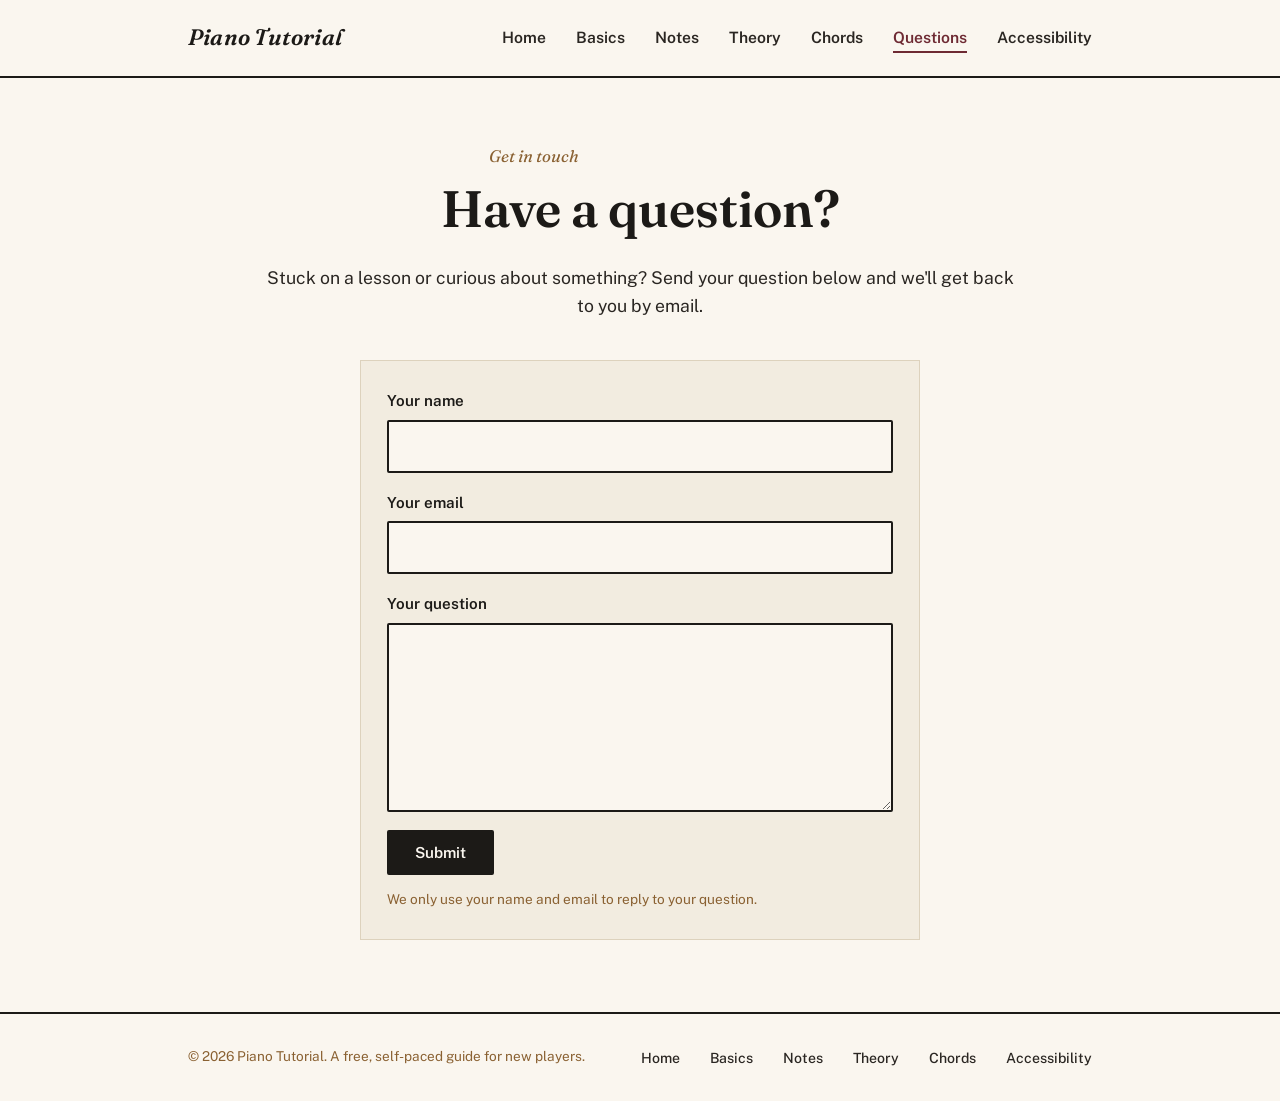
<file: questions.html>
<!DOCTYPE html>
<html lang="en">

<head>
  <meta charset="UTF-8">
  <meta name="viewport" content="width=device-width, initial-scale=1.0">
  <title>Questions - Piano Tutorial</title>
  <meta name="description" content="Have a question about learning piano? Send it in and we'll get back to you.">
  <meta name="robots" content="index, follow">
  <link rel="preconnect" href="https://fonts.googleapis.com">
  <link rel="preconnect" href="https://fonts.gstatic.com" crossorigin>
  <link
    href="https://fonts.googleapis.com/css2?family=Fraunces:ital,wght@0,500;0,600;1,500;1,600&family=Public+Sans:wght@400;500;600;700&display=swap"
    rel="stylesheet">
  <link rel="stylesheet" href="styles.css">
  <link rel="icon" href="images/favicon.png">
</head>

<body>
  <header class="site-header">
    <div class="container">
      <a class="logo" href="index.html">Piano Tutorial</a>
      <button class="nav-toggle" aria-label="Toggle menu" aria-expanded="false">&#9776;</button>
      <nav aria-label="Primary">
        <ul class="nav-links">
          <li><a href="index.html">Home</a></li>
          <li><a href="basics.html">Basics</a></li>
          <li><a href="notes.html">Notes</a></li>
          <li><a href="theory.html">Theory</a></li>
          <li><a href="chords.html">Chords</a></li>
          <li><a href="questions.html" aria-current="page">Questions</a></li>
          <li><a href="accessibility.html">Accessibility</a></li>
        </ul>
      </nav>
    </div>
  </header>

  <main id="main">
    <section class="hero container" style="padding-top:48px;">
      <p class="eyebrow">Get in touch</p>
      <h1>Have a question?</h1>
      <p class="lede">Stuck on a lesson or curious about something? Send your question below and we'll get back to you
        by email.</p>
    </section>

    <div class="section container" style="border-top:none; padding-top:0;">
      <form class="question-form" id="question-form" action="https://formsubmit.co/martinsteddy55@gmail.com"
        method="POST">
        <!-- form submit settings here-->
        <input type="hidden" name="_subject" value="New question from Piano Tutorial">
        <input type="hidden" name="_template" value="table">
        <input type="text" name="_honey" style="display:none" tabindex="-1" autocomplete="off">

        <label for="name">Your name</label>
        <input type="text" id="name" name="name" maxlength="80" autocomplete="name" aria-describedby="name-error"
          required>
        <span class="field-error" id="name-error"></span>

        <label for="email">Your email</label>
        <input type="email" id="email" name="email" maxlength="120" autocomplete="email" aria-describedby="email-error"
          required>
        <span class="field-error" id="email-error"></span>

        <label for="message">Your question</label>
        <textarea id="message" name="message" rows="6" maxlength="2000" aria-describedby="message-error"
          required></textarea>
        <span class="field-error" id="message-error"></span>

        <button type="submit" class="btn btn-primary">Submit</button>
        <p class="form-status" id="form-status" role="status" aria-live="polite"></p>
        <p class="form-note">We only use your name and email to reply to your question.</p>
      </form>
    </div>
  </main>

  <footer class="site-footer">
    <div class="container">
      <p>&copy; 2026 Piano Tutorial. A free, self-paced guide for new players.</p>
      <nav aria-label="Footer">
        <ul class="nav-links">
          <li><a href="index.html">Home</a></li>
          <li><a href="basics.html">Basics</a></li>
          <li><a href="notes.html">Notes</a></li>
          <li><a href="theory.html">Theory</a></li>
          <li><a href="chords.html">Chords</a></li>
          <li><a href="accessibility.html">Accessibility</a></li>
        </ul>
      </nav>
    </div>
  </footer>

  <script src="script.js"></script>
</body>

</html>
</file>
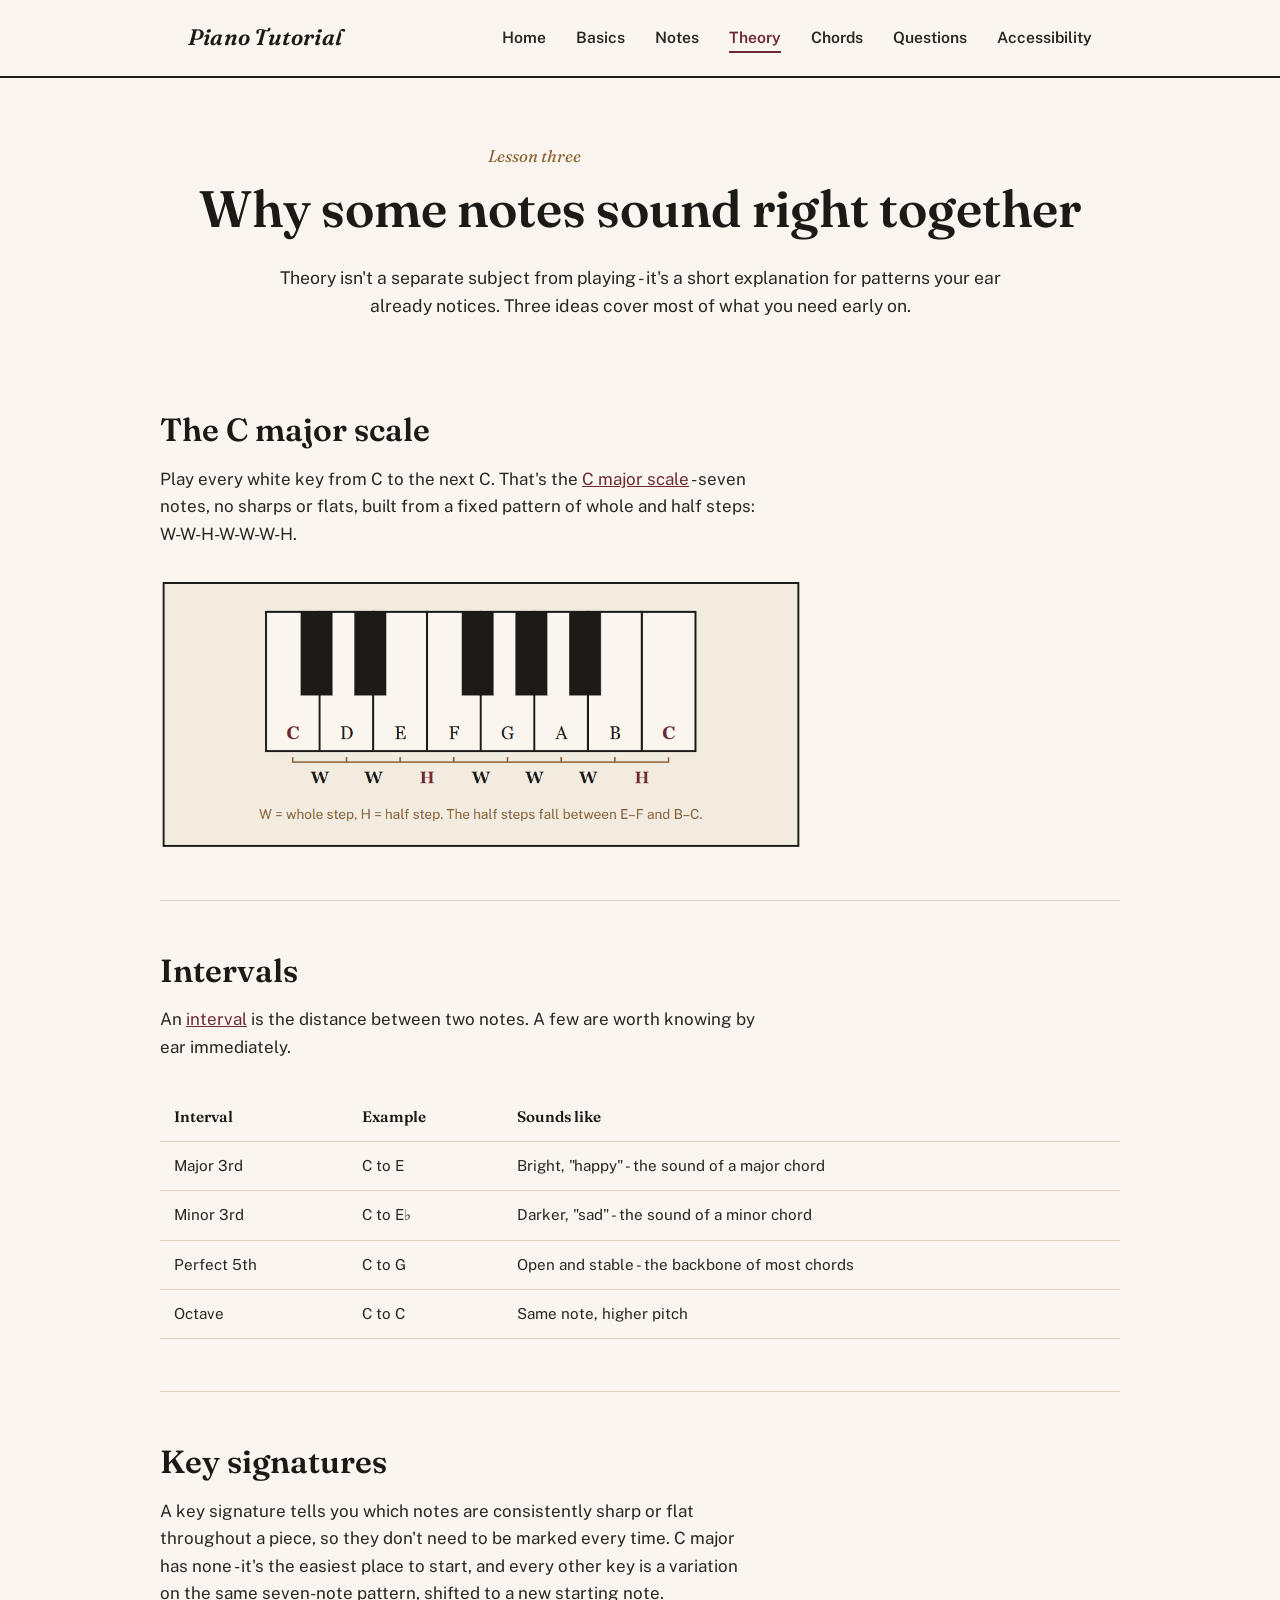
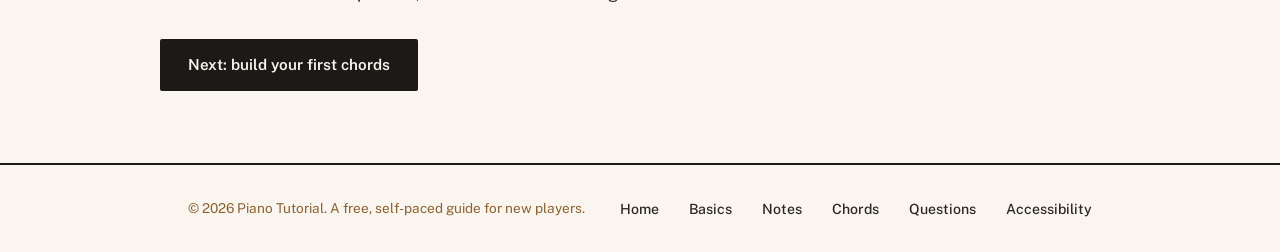
<file: theory.html>
<!DOCTYPE html>
<html lang="en">

<head>
  <meta charset="UTF-8">
  <meta name="viewport" content="width=device-width, initial-scale=1.0">
  <title>Theory - Piano Tutorial</title>
  <meta name="description" content="Learn piano from the ground up: keyboard basics, note names, theory, and chords.">
  <meta name="robots" content="index, follow">
  <link rel="preconnect" href="https://fonts.googleapis.com">
  <link rel="preconnect" href="https://fonts.gstatic.com" crossorigin>
  <link
    href="https://fonts.googleapis.com/css2?family=Fraunces:ital,wght@0,500;0,600;1,500;1,600&family=Public+Sans:wght@400;500;600;700&display=swap"
    rel="stylesheet">
  <link rel="stylesheet" href="styles.css">
  <link rel="icon" href="images/favicon.png">
</head>

<header class="site-header">
  <div class="container">
    <a class="logo" href="index.html">Piano Tutorial</a>
    <button class="nav-toggle" aria-label="Toggle menu" aria-expanded="false">&#9776;</button>
    <nav aria-label="Primary">
      <ul class="nav-links">
        <li><a href="index.html">Home</a></li>
        <li><a href="basics.html">Basics</a></li>
        <li><a href="notes.html">Notes</a></li>
        <li><a href="theory.html" aria-current="page">Theory</a></li>
        <li><a href="chords.html">Chords</a></li>
        <li><a href="questions.html">Questions</a></li>
        <li><a href="accessibility.html">Accessibility</a></li>
      </ul>
    </nav>
  </div>
</header>

<body>
  <main id="main">
    <section class="hero container" style="padding-top:48px;">
      <p class="eyebrow">Lesson three</p>
      <h1>Why some notes sound right together</h1>
      <p class="lede">Theory isn't a separate subject from playing - it's a short explanation for patterns your ear
        already notices. Three ideas cover most of what you need early on.</p>
    </section>

    <section class="section container" style="border-top:none;">
      <div class="section-head">
        <h2>The C major scale</h2>
        <p>Play every white key from C to the next C. That's the <a href="https://en.wikipedia.org/wiki/Major_scale"
            target="_blank" rel="noopener noreferrer">C major scale</a> - seven notes, no sharps or flats, built from a
          fixed pattern of whole and half steps: W-W-H-W-W-W-H.</p>
      </div>
      <figure class="figure">
        <img src="images/whole and half key steps.png"
          alt="Eight white piano keys from C to C, labeled with whole steps (W) and half steps (H) between each pair of keys">
      </figure>
    </section>

    <section class="section container">
      <div class="section-head">
        <h2>Intervals</h2>
        <p>An <a href="https://en.wikipedia.org/wiki/Interval_(music)" target="_blank"
            rel="noopener noreferrer">interval</a> is the distance between two notes. A few are worth knowing by ear
          immediately.</p>
      </div>
      <table class="ref-table">
        <thead>
          <tr>
            <th>Interval</th>
            <th>Example</th>
            <th>Sounds like</th>
          </tr>
        </thead>
        <tbody>
          <tr>
            <td>Major 3rd</td>
            <td>C to E</td>
            <td>Bright, "happy" - the sound of a major chord</td>
          </tr>
          <tr>
            <td>Minor 3rd</td>
            <td>C to E♭</td>
            <td>Darker, "sad" - the sound of a minor chord</td>
          </tr>
          <tr>
            <td>Perfect 5th</td>
            <td>C to G</td>
            <td>Open and stable - the backbone of most chords</td>
          </tr>
          <tr>
            <td>Octave</td>
            <td>C to C</td>
            <td>Same note, higher pitch</td>
          </tr>
        </tbody>
      </table>
    </section>

    <section class="section container">
      <div class="section-head">
        <h2>Key signatures</h2>
        <p>A key signature tells you which notes are consistently sharp or flat throughout a piece, so they don't need
          to
          be marked every time. C major has none - it's the easiest place to start, and every other key is a variation
          on
          the same seven-note pattern, shifted to a new starting note.</p>
      </div>
      <a class="btn btn-primary" href="chords.html">Next: build your first chords</a>
    </section>
  </main>
</body>



<footer class="site-footer">
  <div class="container">
    <p>&copy; 2026 Piano Tutorial. A free, self-paced guide for new players.</p>
    <nav aria-label="Footer">
      <ul class="nav-links">
        <li><a href="index.html">Home</a></li>
        <li><a href="basics.html">Basics</a></li>
        <li><a href="notes.html">Notes</a></li>
        <li><a href="chords.html">Chords</a></li>
        <li><a href="questions.html">Questions</a></li>
        <li><a href="accessibility.html">Accessibility</a></li>
      </ul>
    </nav>
  </div>
</footer>

<script src="script.js"></script>

</html>
</file>
<file: styles.css>
:root {
  --ivory: #faf6ef;
  --ivory-dim: #f2ece0;
  --ebony: #1c1a17;
  --ink: #2a2622;
  --brass: #a9793f;
  --brass-dark: #8a6132;
  --wine: #6e2a33;
  --line: #ddd2bd;
  --line-strong: #1c1a17;

  --serif: "Fraunces", Georgia, serif;
  --sans: "Public Sans", -apple-system, BlinkMacSystemFont, "Segoe UI", sans-serif;

  --max: 960px;
}

* {
  box-sizing: border-box;
}

html {
  scroll-behavior: smooth;
}

body {
  margin: 0;
  background: var(--ivory);
  color: var(--ink);
  font-family: var(--sans);
  font-size: 17px;
  line-height: 1.6;
  -webkit-font-smoothing: antialiased;
}

img,
svg {
  max-width: 100%;
}

a {
  color: var(--wine);
}

a:focus-visible,
button:focus-visible,
.nav-links a:focus-visible {
  outline: 2px solid var(--brass);
  outline-offset: 3px;
}

h1,
h2,
h3 {
  font-family: var(--serif);
  font-weight: 600;
  line-height: 1.15;
  margin: 0 0 0.5em;
  color: var(--ebony);
}

h1 {
  font-size: clamp(2.1rem, 4vw, 3.2rem);
}

h2 {
  font-size: clamp(1.5rem, 2.6vw, 2rem);
}

h3 {
  font-size: 1.15rem;
}

p {
  max-width: 68ch;
}

.container {
  max-width: var(--max);
  margin: 0 auto;
  padding: 0 28px;
}

/* ---------------- Header / Nav ---------------- */

.site-header {
  border-bottom: 2px solid var(--line-strong);
  background: var(--ivory);
  position: sticky;
  top: 0;
  z-index: 10;
}

.site-header .container {
  display: flex;
  align-items: center;
  justify-content: space-between;
  height: 76px;
}

.logo {
  font-family: var(--serif);
  font-weight: 600;
  font-style: italic;
  font-size: 1.4rem;
  color: var(--ebony);
  text-decoration: none;
  letter-spacing: 0.01em;
}

.nav-links {
  display: flex;
  gap: 30px;
  list-style: none;
  margin: 0;
  padding: 0;
}

.nav-links a {
  color: var(--ink);
  text-decoration: none;
  font-size: 0.98rem;
  font-weight: 600;
  padding-bottom: 4px;
  border-bottom: 2px solid transparent;
  transition: border-color 0.15s ease, color 0.15s ease;
}

.nav-links a:hover {
  border-color: var(--brass);
}

.nav-links a[aria-current="page"] {
  color: var(--wine);
  border-color: var(--wine);
}

.nav-toggle {
  display: none;
  background: none;
  border: 2px solid var(--line-strong);
  width: 46px;
  height: 36px;
  font-size: 1.2rem;
  line-height: 1;
  cursor: pointer;
  color: var(--ebony);
  transition: transform 0.12s ease;
}

/* ---------------- Hero ---------------- */

.hero {
  padding: 64px 0 40px;
  text-align: center;
}

.hero .eyebrow {
  color: var(--brass-dark);
  font-family: var(--serif);
  font-style: italic;
  font-size: 1.05rem;
  margin-bottom: 10px;
}

.hero p.lede {
  margin: 18px auto 0;
  font-size: 1.1rem;
  color: var(--ink);
}

.hero-actions {
  margin-top: 26px;
  display: flex;
  gap: 14px;
  justify-content: center;
  flex-wrap: wrap;
}

.keyboard-frame {
  margin: 40px auto 0;
  max-width: 760px;
}

.keyboard-caption {
  margin-top: 10px;
  font-size: 0.85rem;
  color: var(--brass-dark);
  text-align: center;
}

/* ---------------- Buttons ---------------- */

.btn {
  display: inline-block;
  padding: 12px 26px;
  border-radius: 2px;
  font-weight: 600;
  font-size: 0.95rem;
  text-decoration: none;
  border: 2px solid var(--ebony);
  transition: background 0.15s ease, color 0.15s ease, transform 0.12s ease;
}

.btn-primary {
  background: var(--ebony);
  color: var(--ivory);
}

.btn-primary:hover {
  background: var(--wine);
  border-color: var(--wine);
}

.btn-secondary {
  background: transparent;
  color: var(--ebony);
}

.btn-secondary:hover {
  background: var(--ivory-dim);
}

/* ---------------- Sections / cards ---------------- */

.section {
  padding: 52px 0;
  border-top: 1px solid var(--line);
}

.section-head {
  max-width: 60ch;
  margin-bottom: 32px;
}

.grid {
  display: grid;
  grid-template-columns: repeat(auto-fit, minmax(210px, 1fr));
  gap: 22px;
}

.chord-grid {
  display: grid;
  grid-template-columns: repeat(2, 1fr);
  gap: 28px;
}

.card {
  border: 1px solid var(--line);
  background: var(--ivory-dim);
  padding: 24px 22px;
}

.card .index {
  display: inline-block;
  font-family: var(--serif);
  font-style: italic;
  color: var(--brass-dark);
  margin-bottom: 8px;
}

.card h2,
.card h3 {
  font-size: 1.15rem;
  margin-bottom: 8px;
}

.card p {
  margin: 0;
  font-size: 0.96rem;
}

/* ---------------- Note / key reference table ---------------- */

.ref-table {
  width: 100%;
  border-collapse: collapse;
  margin-top: 10px;
}

.ref-table th,
.ref-table td {
  text-align: left;
  padding: 12px 14px;
  border-bottom: 1px solid var(--line);
  font-size: 0.95rem;
}

.ref-table th {
  font-family: var(--serif);
  font-weight: 600;
  color: var(--ebony);
}

/* ---------------- Footer ---------------- */

.site-footer {
  border-top: 2px solid var(--line-strong);
  padding: 30px 0;
  margin-top: 20px;
}

.site-footer .container {
  display: flex;
  justify-content: space-between;
  align-items: center;
  flex-wrap: wrap;
  gap: 12px;
}

.site-footer p {
  margin: 0;
  font-size: 0.85rem;
  color: var(--brass-dark);
}

.site-footer .nav-links a {
  font-weight: 500;
  font-size: 0.88rem;
}

/* ---------------- Responsive ---------------- */

@media (max-width: 680px) {
  .site-header .container {
    height: auto;
    padding: 16px 12px 16px 20px;
    /* last-but-one value = right padding: smaller = button closer to the edge */
    flex-wrap: wrap;
    gap: 12px;
    column-gap: 0;
    /* removes the invisible gap that the hidden nav was adding next to the button */
  }

  .nav-toggle {
    display: inline-block;
    margin-left: auto;
    /* pushes the button to the far right */
  }

  .site-header .nav-links {
    display: none;
    width: 100%;
    flex-direction: column;
    gap: 4px;
    text-align: center;
    padding-top: 10px;
    border-top: 1px solid var(--line);
  }

  .site-header .nav-links.is-open {
    display: flex;
  }

  .keyboard-frame {
    padding: 18px 10px 14px;
  }

  .site-footer .container {
    flex-direction: column;
    text-align: center;
  }

  .site-footer .nav-links {
    flex-wrap: wrap;
    /* lets links drop to a second line instead of running off-screen */
    justify-content: center;
    gap: 10px 22px;
    /* row gap, column gap */
  }
}

@media (prefers-reduced-motion: reduce) {
  html {
    scroll-behavior: auto;
  }

  * {
    transition: none !important;
  }
}

/* ---------------- Question form ---------------- */

.question-form {
  max-width: 560px;
  margin: 0 auto;
  border: 1px solid var(--line);
  background: var(--ivory-dim);
  padding: 28px 26px;
}

.question-form label {
  display: block;
  margin: 0 0 6px;
  font-weight: 600;
  font-size: 0.95rem;
  color: var(--ebony);
}

.question-form input[type="text"],
.question-form input[type="email"],
.question-form textarea {
  display: block;
  width: 100%;
  margin-bottom: 18px;
  padding: 11px 12px;
  font: inherit;
  color: var(--ink);
  background: var(--ivory);
  border: 2px solid var(--line-strong);
  border-radius: 2px;
}

.question-form textarea {
  resize: vertical;
}

.question-form input:focus-visible,
.question-form textarea:focus-visible {
  outline: 2px solid var(--brass);
  outline-offset: 2px;
}

.question-form .btn {
  cursor: pointer;
  font-family: var(--sans);
}

.form-status {
  margin: 14px 0 0;
  font-size: 0.95rem;
  font-weight: 600;
}

.form-status.is-success {
  color: var(--brass-dark);
}

.form-status.is-error {
  color: var(--wine);
}

/* ---------------- Figures (same look as the home keyboard frame) ---------------- */

.figure {
  margin: 28px 0 0;
  max-width: 640px;
}

.figure img {
  display: block;
  margin: 0 auto;
  max-width: 100%;
  height: auto;
}

.figure+.btn {
  margin-top: 28px;
}

.figure figcaption {
  margin-top: 10px;
  font-size: 0.85rem;
  color: var(--brass-dark);
  text-align: center;
}

/* ---------------- Accessibility Page Centered---------------- */

.accessibility-page {
  text-align: center;
}

.accessibility-page .section-head {
  margin-left: auto;
  margin-right: auto;
}

.accessibility-page .section-head p {
  margin-left: auto;
  margin-right: auto;
}

/* ---------------- Form validation messages ---------------- */

.field-error {
  display: block;
  margin: -12px 0 18px;
  font-size: 0.88rem;
  font-weight: 600;
  color: var(--wine);
}

.field-error:empty {
  display: none;
}

.question-form input[aria-invalid="true"],
.question-form textarea[aria-invalid="true"] {
  border-color: var(--wine);
}

.form-note {
  margin: 10px 0 0;
  font-size: 0.85rem;
  color: var(--brass-dark);
}

/* ---------------- Mobile: keep text off the screen edges (phones only) ---------------- */

@media (max-width: 680px) {

  .hero.container,
  .section.container {
    padding-left: 20px;
    padding-right: 20px;
  }
}

/* Interactive keyboard (Notes page only below) */
.pk-panel {
  background: var(--ivory-dim);
  border: 2px solid var(--ebony);
  padding: 34px 28px 22px;
}

.pk-board {
  position: relative;
  height: clamp(120px, 24vw, 210px);
  border: 1.5px solid var(--ebony);
  background: var(--ivory);
  touch-action: none;
  -webkit-user-select: none;
  user-select: none;
  -webkit-tap-highlight-color: transparent;
}

.pk-whites {
  display: flex;
  height: 100%;
}

.pk-key {
  appearance: none;
  -webkit-appearance: none;
  margin: 0;
  padding: 0;
  font: inherit;
  cursor: pointer;
  touch-action: none;
}

.pk-white {
  position: relative;
  flex: 1 1 0;
  min-width: 0;
  height: 100%;
  background: var(--ivory);
  border: 0;
  border-right: 1.5px solid var(--ebony);
  border-radius: 0;
  transition: background-color 0.08s;
}

.pk-white:last-child {
  border-right: 0;
}

.pk-white.is-down {
  background: #e9dcc2;
}

.pk-black {
  position: absolute;
  top: 0;
  width: 4.32%;
  height: 60%;
  z-index: 2;
  background: var(--ebony);
  border: 0;
  border-radius: 0;
  transition: background-color 0.08s;
}

.pk-black.is-down {
  background: #5a4a3a;
}

.pk-key:focus-visible {
  outline: 3px solid var(--brass);
  outline-offset: -3px;
  z-index: 3;
}

.pk-mc-dot {
  position: absolute;
  left: 50%;
  bottom: 22%;
  width: 9px;
  height: 9px;
  margin-left: -4.5px;
  border-radius: 50%;
  background: var(--brass);
  pointer-events: none;
}

.pk-mc-label {
  position: absolute;
  left: 0;
  right: 0;
  bottom: 4px;
  text-align: center;
  font-family: var(--serif);
  font-style: italic;
  font-size: 0.8rem;
  line-height: 1;
  color: var(--brass-dark);
  pointer-events: none;
}

.pk-caption {
  margin: 22px 0 0 10px;
  font-size: 0.95rem;
  color: var(--brass-dark);
}

@media (max-width: 640px) {
  .pk-panel {
    padding: 22px 12px 16px;
  }

  .pk-mc-label {
    font-size: 0.6rem;
  }

  .pk-caption {
    margin-left: 4px;
    font-size: 0.85rem;
  }
}
</file>
